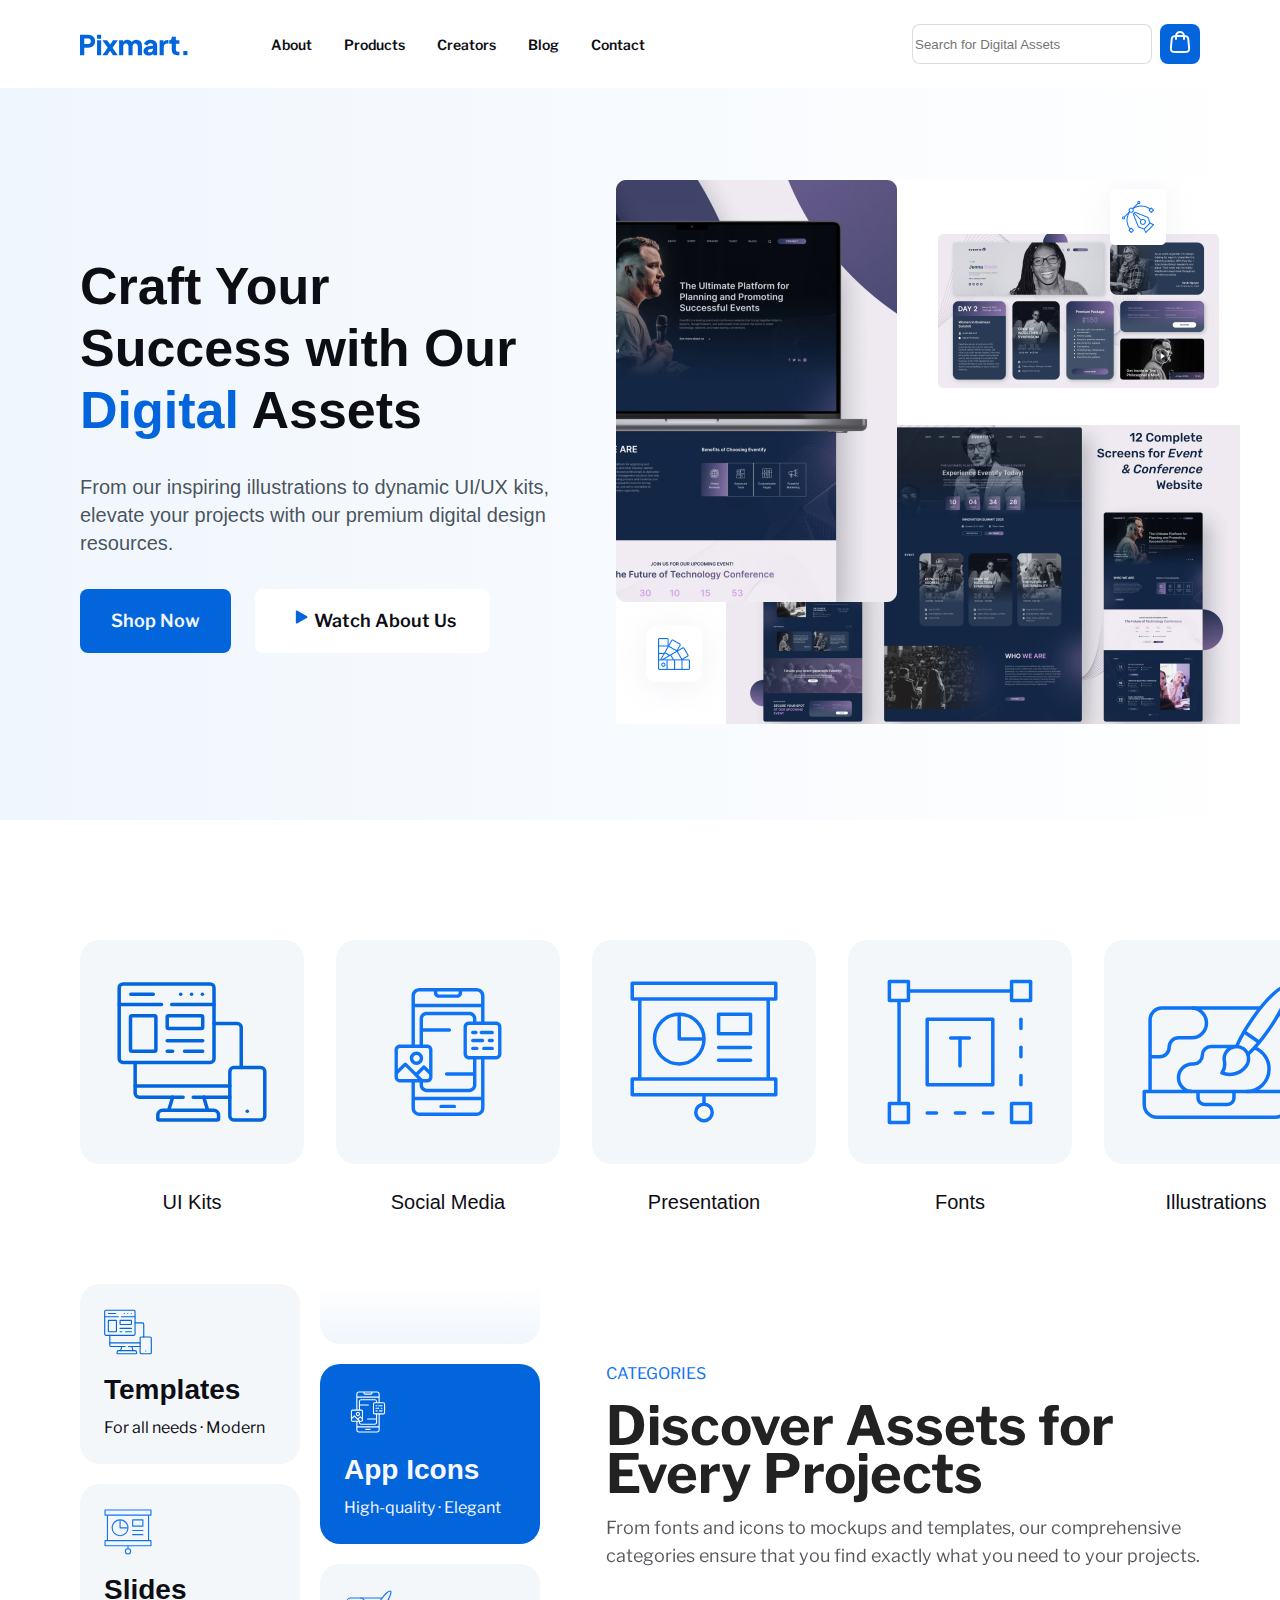
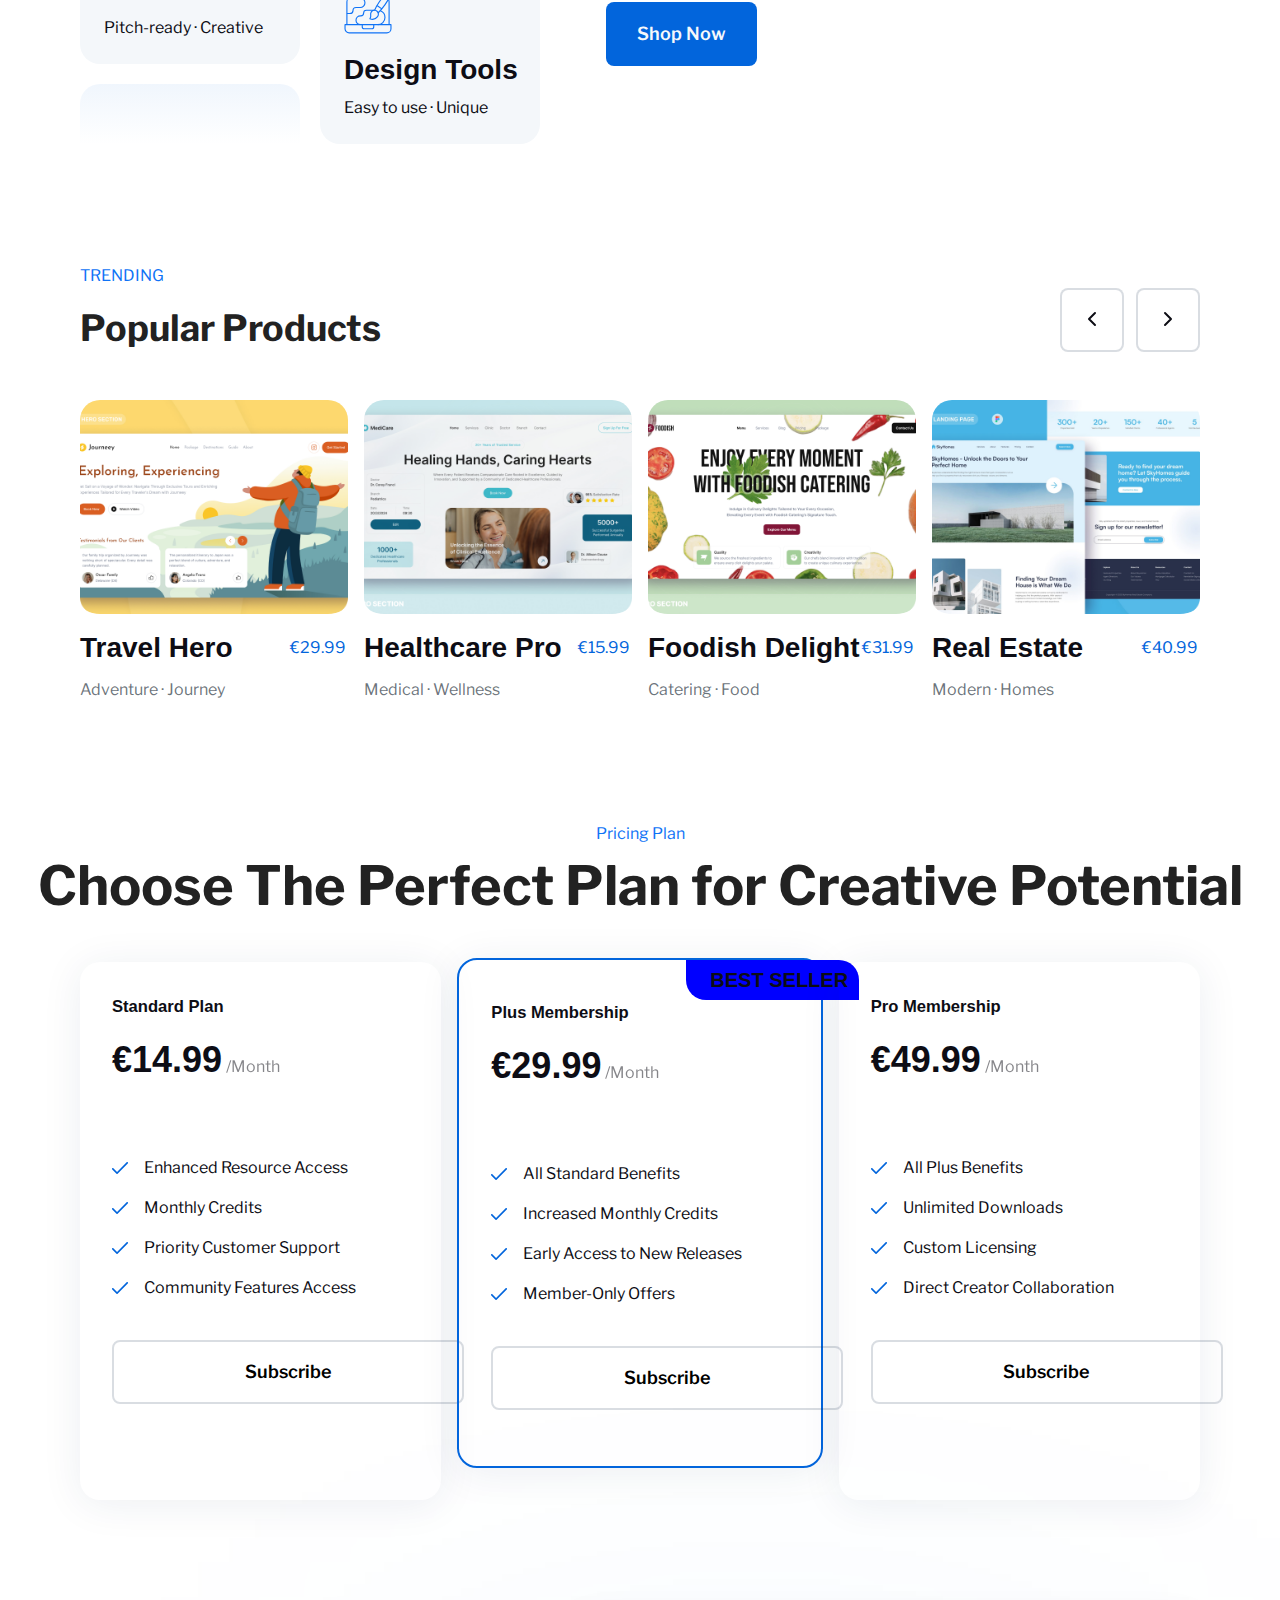
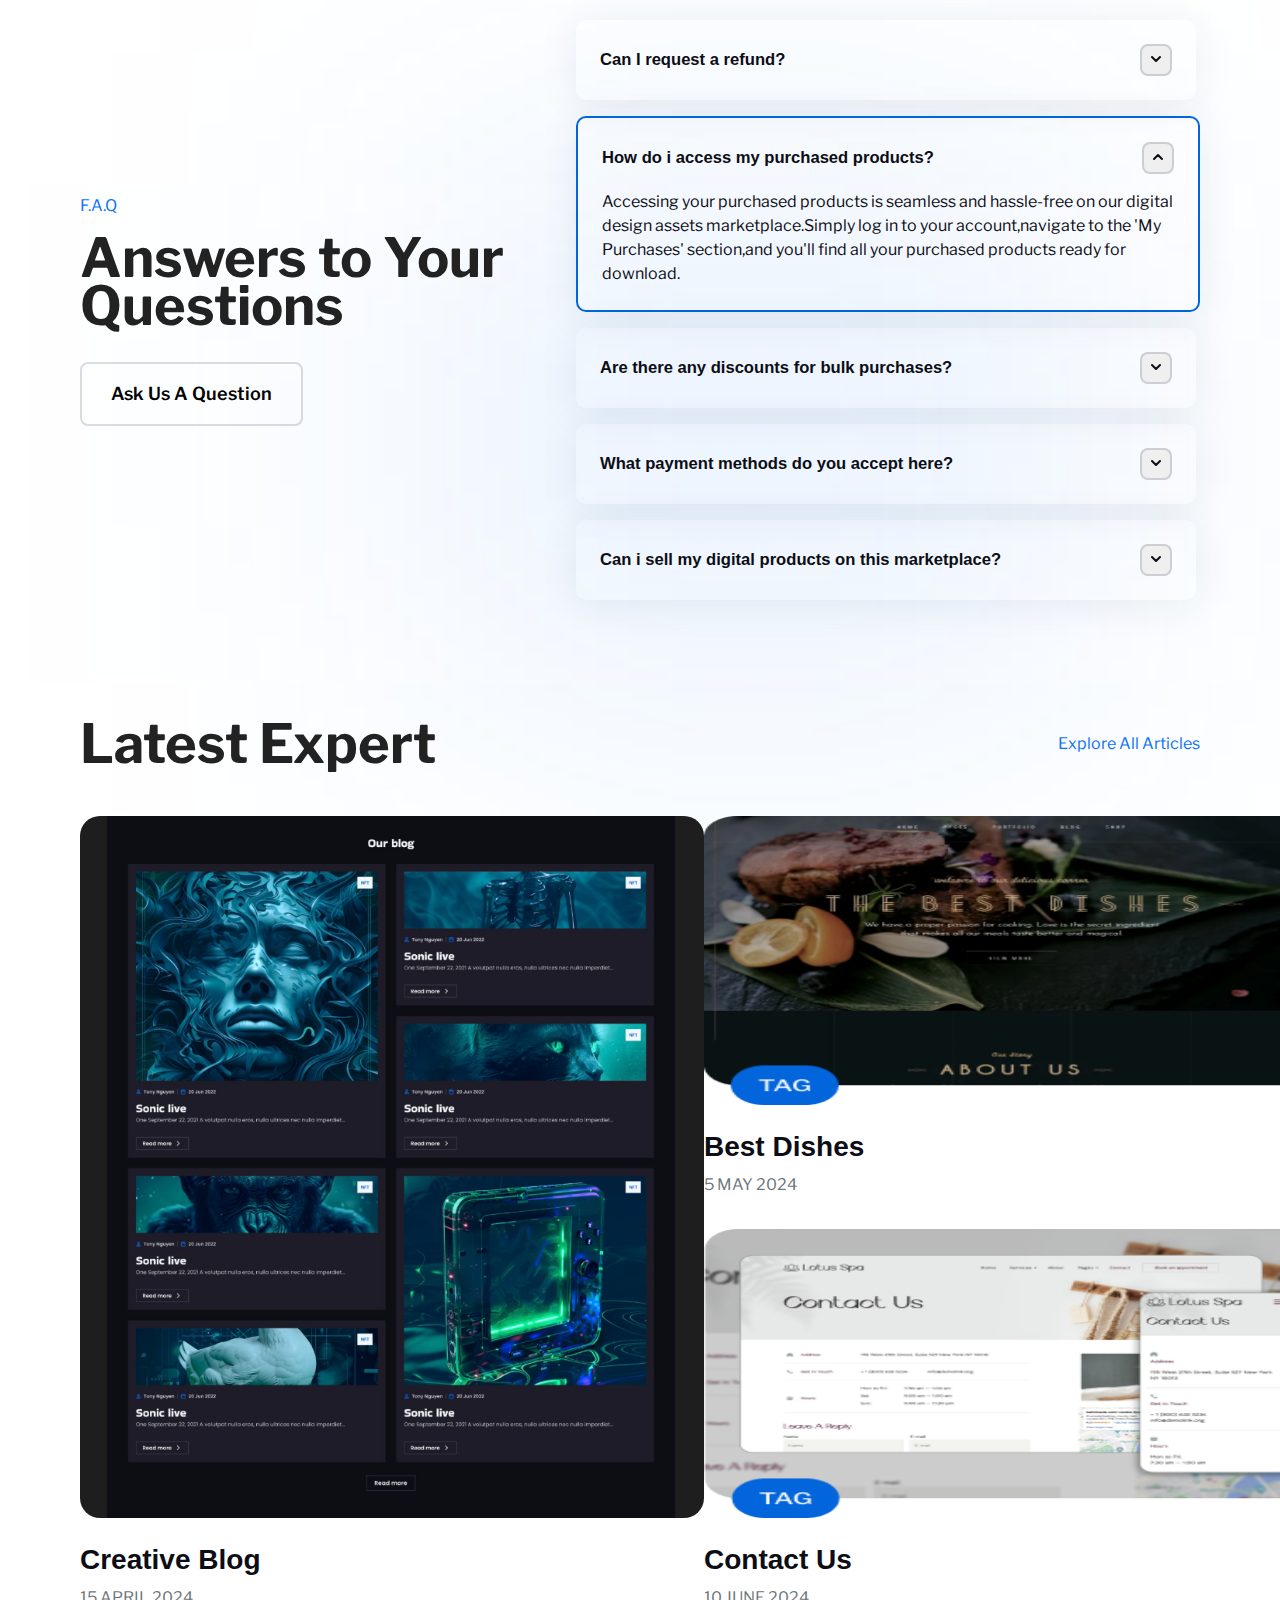
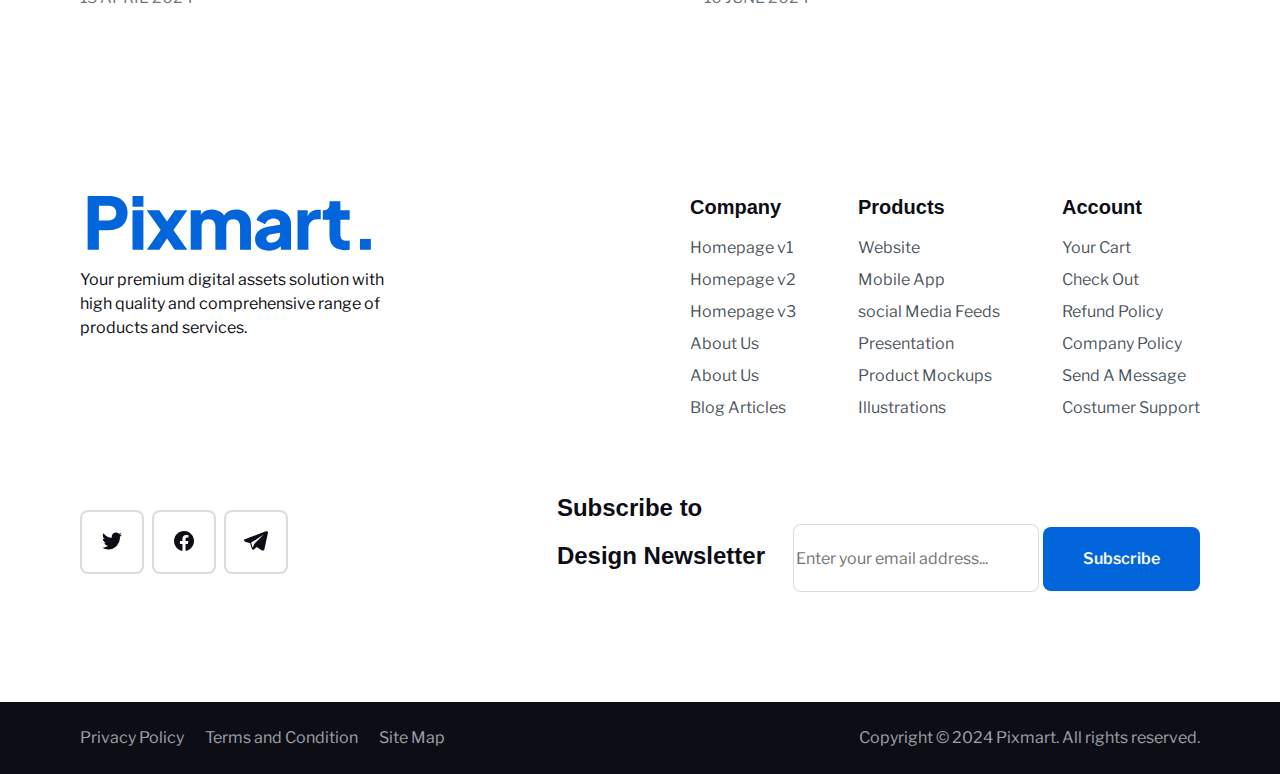
<file: index.html>
<!DOCTYPE html>
<html lang="en">
  <head>
    <meta charset="UTF-8" />
    <meta http-equiv="X-UA-Compatible" content="IE=edge" />
    <link rel="stylesheet" href="mystyle.css" />
    <link rel="preconnect" href="https://fonts.googleapis.com" />
    <link rel="preconnect" href="https://fonts.gstatic.com" crossorigin />
    <link href="https://fonts.googleapis.com/css2?family=Libre+Franklin:wght@400;500;600;700&family=Plus+Jakarta+Sans:wght@500;700&display=swap" rel="stylesheet" />
    <meta name="viewport" content="width=device-width, initial-scale=1.0" />
    <title>Pixmart-Homepage</title>
  </head>

  <body>
    <header>
      <nav>
        <div class="nav-menu">
          <div class="header-logo">
            <a href="index.html"><img src="img/icons/pixmart-logo.svg" alt="img" /></a>
          </div>

          <ul class="nav-list">
            <li class="nav-item"><a href="#">About</a></li>
            <li class="nav-item"><a href="catalog.html">Products</a></li>
            <li class="nav-item"><a href="#">Creators</a></li>
            <li class="nav-item"><a href="blog.html">Blog</a></li>
            <li class="nav-item"><a href="contacts.html">Contact</a></li>
          </ul>
        </div>
        <div class="nav-buttons">
          <div class="search-form">
            <form class="search">
              <input type="search" placeholder="Search for Digital Assets" class="search-button" />
            </form>
          </div>

          <div class="shopping-cart">
            <a href="#"><img src="img/icons/buttons-symbols/shopping-bag.svg" alt="img" /></a>
          </div>
        </div>
      </nav>
    </header>

    <main class="home-page">
      <div class="hero-section">
        <div class="hero-contents">
          <div class="hero-title">
            <h1>
              Craft Your <br />
              Success with Our <br />
              <span> Digital </span>Assets
            </h1>
          </div>

          <div class="hero-description">
            <p>
              From our inspiring illustrations to dynamic UI/UX kits,<br />
              elevate your projects with our premium digital design<br />
              resources.
            </p>
          </div>

          <div class="hero-buttons">
            <button class="button-primary" type="button">Shop Now</button>

            <button class="button-secondary" type="button">
              <img class="arrow" src="img/icons/buttons-symbols/button-arrow-left.svg" alt="img" />
              Watch About Us
            </button>
          </div>
        </div>

        <div class="hero-poster">
          <img class="showcase" src="img/misc/ornaments.jpg" alt="img" />
        </div>
      </div>

      <div class="products-section">
        <div class="product-card">
          <a href="#"><img src="img/icons/ui-kits.svg" alt="img" /></a>
          <div class="product-card-content">
            <p>UI Kits</p>
          </div>
        </div>

        <div class="product-card">
          <a href="#"><img src="img/icons/social-media-blue.svg" alt="img" /></a>
          <div class="product-card-content">
            <p>Social Media</p>
          </div>
        </div>

        <div class="product-card">
          <a href="#"><img src="img/icons/presentation.svg" alt="img" /></a>
          <div class="product-card-content">
            <p>Presentation</p>
          </div>
        </div>

        <div class="product-card">
          <a href="#"><img src="img/icons/fonts.svg" alt="img" /></a>
          <div class="product-card-content">
            <p>Fonts</p>
          </div>
        </div>

        <div class="product-card">
          <a href="#"><img src="img/icons/illustration.svg" alt="img" /></a>
          <div class="product-card-content">
            <p>Illustrations</p>
          </div>
        </div>
      </div>

      <div class="categories-section">
        <div class="category-items">
          <div class="categories-left">
            <div class="category-card">
              <img src="img/icons/ui-kits.svg" alt="img" />
              <div class="category-card-content">
                <h3 class="tools-name">Templates</h3>
                <p class="tools-info">For all needs · Modern</p>
              </div>
            </div>

            <div class="category-card">
              <img src="img/icons/presentation.svg" alt="img" />
              <div class="category-card-content">
                <h3 class="tools-name">Slides</h3>
                <p class="tools-info">Pitch-ready · Creative</p>
              </div>
            </div>

            <div class="rectangle-bottom"></div>
          </div>

          <div class="categories-right">
            <div class="rectangle-top"></div>

            <div id="blue-cate-card" class="category-card">
              <img src="img/icons/social-media.svg" alt="img" />
              <div class="category-card-content">
                <h3 class="tools-name">App Icons</h3>
                <p class="tools-info">High-quality · Elegant</p>
              </div>
            </div>

            <div class="category-card">
              <img src="img/icons/illustration.svg" alt="img" />
              <div class="category-card-content">
                <h3 class="tools-name">Design Tools</h3>
                <p class="tools-info">Easy to use · Unique</p>
              </div>
            </div>
          </div>
        </div>

        <div class="category-header">
          <div class="section-type-title">
            <p>CATEGORIES</p>
          </div>

          <div class="section-title">
            <h2>
              Discover Assets for<br />
              Every Projects
            </h2>
          </div>

          <div class="categories-description">
            <p>
              From fonts and icons to mockups and templates, our comprehensive<br />
              categories ensure that you find exactly what you need to your projects.
            </p>
          </div>

          <button class="button-primary" type="button">Shop Now</button>
        </div>
      </div>

      <div class="trending-section">
        <div class="trending-section-nav">
          <div class="trending-header">
            <div class="section-type-title">
              <p>TRENDING</p>
            </div>

            <div class="section-title">Popular Products</div>
          </div>

          <div class="trending-buttons">
            <button class="scroll-left-button" type="button">
              <img src="img/icons/buttons-symbols/chevron-left.svg" alt="img" />
            </button>

            <button class="scroll-right-button" type="button">
              <img src="img/icons/buttons-symbols/button-arrow-right.svg" alt="img" />
            </button>
          </div>
        </div>

        <div class="popular-products">
          <div class="popular-product-card">
            <img src="img/products/exploring-sun.png" alt="img" />

            <div class="product-name-and-price">
              <h3 class="product-name">Travel Hero</h3>
              <p class="product-price">€29.99</p>
            </div>

            <div class="product-description">
              <p>Adventure · Journey</p>
            </div>
            <button class="go-to-product-btn">Go to product</button>
          </div>

          <div class="popular-product-card">
            <img src="img/products/caring-hearts.png" alt="img" />

            <div class="product-name-and-price">
              <h3 class="product-name">Healthcare Pro</h3>
              <p class="product-price">€15.99</p>
            </div>

            <div class="product-description">
              <p>Medical · Wellness</p>
            </div>
            <button class="go-to-product-btn">Go to product</button>
          </div>

          <div class="popular-product-card">
            <img src="img/products/foodish-catering.png" alt="img" />

            <div class="product-name-and-price">
              <h3 class="product-name">Foodish Delight</h3>
              <p class="product-price">€31.99</p>
            </div>

            <div class="product-description">
              <p>Catering · Food</p>
            </div>
            <button class="go-to-product-btn">Go to product</button>
          </div>

          <div class="popular-product-card">
            <img src="img/products/dream-homes.png" alt="img" />

            <div class="product-name-and-price">
              <h3 class="product-name">Real Estate</h3>
              <p class="product-price">€40.99</p>
            </div>

            <div class="product-description">
              <p>Modern · Homes</p>
            </div>
            <button class="go-to-product-btn">Go to product</button>
          </div>
        </div>
      </div>

      <div class="pricing-section">
        <div class="pricing-header">
          <div class="section-type-title">
            <p>Pricing Plan</p>
          </div>

          <div class="section-title">
            <h2>Choose The Perfect Plan for Creative Potential</h2>
          </div>
        </div>

        <div class="subscription-plans">
          <div class="membership">
            <div class="membership-header">
              <div class="membership-name">
                <h5>Standard Plan</h5>
              </div>

              <div class="price-per-month">
                <h2 class="price">€14.99</h2>
                <p class="month">/Month</p>
              </div>
            </div>

            <div class="membership-content">
              <div class="benefit">
                <img src="img/icons/buttons-symbols/checkmark.svg" alt="img" />
                <p>Enhanced Resource Access</p>
              </div>

              <div class="benefit">
                <img src="img/icons/buttons-symbols/checkmark.svg" alt="img" />
                <p>Monthly Credits</p>
              </div>

              <div class="benefit">
                <img src="img/icons/buttons-symbols/checkmark.svg" alt="img" />
                <p>Priority Customer Support</p>
              </div>

              <div class="benefit">
                <img src="img/icons/buttons-symbols/checkmark.svg" alt="img" />
                <p>Community Features Access</p>
              </div>
            </div>

            <button class="membership-sub-button">Subscribe</button>
          </div>

          <div id="best-seller-membership" class="membership">
            <div class="membership-header">
              <div class="membership-name">
                <div class="sticker">
                  <h5>BEST SELLER</h5>
                </div>
                <h5>Plus Membership</h5>
              </div>

              <div class="price-per-month">
                <h2 class="price">€29.99</h2>
                <p class="month">/Month</p>
              </div>
            </div>

            <div class="membership-content">
              <div class="benefit">
                <img src="img/icons/buttons-symbols/checkmark.svg" alt="img" />
                <p>All Standard Benefits</p>
              </div>

              <div class="benefit">
                <img src="img/icons/buttons-symbols/checkmark.svg" alt="img" />
                <p>Increased Monthly Credits</p>
              </div>

              <div class="benefit">
                <img src="img/icons/buttons-symbols/checkmark.svg" alt="img" />
                <p>Early Access to New Releases</p>
              </div>

              <div class="benefit">
                <img src="img/icons/buttons-symbols/checkmark.svg" alt="img" />
                <p>Member-Only Offers</p>
              </div>
            </div>

            <button class="membership-sub-button">Subscribe</button>
          </div>

          <div class="membership">
            <div class="membership-header">
              <div class="membership-name">
                <h5>Pro Membership</h5>
              </div>

              <div class="price-per-month">
                <h2 class="price">€49.99</h2>
                <p class="month">/Month</p>
              </div>
            </div>

            <div class="membership-content">
              <div class="benefit">
                <img src="img/icons/buttons-symbols/checkmark.svg" alt="img" />
                <p>All Plus Benefits</p>
              </div>

              <div class="benefit">
                <img src="img/icons/buttons-symbols/checkmark.svg" alt="img" />
                <p>Unlimited Downloads</p>
              </div>

              <div class="benefit">
                <img src="img/icons/buttons-symbols/checkmark.svg" alt="img" />
                <p>Custom Licensing</p>
              </div>

              <div class="benefit">
                <img src="img/icons/buttons-symbols/checkmark.svg" alt="img" />
                <p>Direct Creator Collaboration</p>
              </div>
            </div>

            <button class="membership-sub-button">Subscribe</button>
          </div>
        </div>
      </div>

      <div class="faq-section">
        <div class="faq-header">
          <div class="section-type-title">
            <p>F.A.Q</p>
          </div>

          <div class="section-title">
            <h2>Answers to Your Questions</h2>
          </div>

          <button class="ask-question" type="button">Ask Us A Question</button>
        </div>

        <div class="common-questions">
          <div class="faq-card">
            <div class="faq-card-header">
              <div class="question">
                <h5>Can I request a refund?</h5>
              </div>
              <button type="button" class="expand-collaps">
                <img src="img/icons/buttons-symbols/chevron-down.svg" alt="img" />
              </button>
            </div>
          </div>

          <div id="selected-faq" class="faq-card">
            <div class="faq-card-header">
              <div class="question">
                <h5>How do i access my purchased products?</h5>
              </div>
              <button type="button" class="expand-collaps">
                <img src="img/icons/buttons-symbols/chevron-up.svg" alt="img" />
              </button>
            </div>

            <div class="faqs-answer">Accessing your purchased products is seamless and hassle-free on our digital design assets marketplace.Simply log in to your account,navigate to the 'My Purchases' section,and you'll find all your purchased products ready for download.</div>
          </div>

          <div class="faq-card">
            <div class="faq-card-header">
              <div class="question">
                <h5>Are there any discounts for bulk purchases?</h5>
              </div>
              <button type="button" class="expand-collaps">
                <img src="img/icons/buttons-symbols/chevron-down.svg" alt="img" />
              </button>
            </div>
          </div>

          <div class="faq-card">
            <div class="faq-card-header">
              <div class="question">
                <h5>What payment methods do you accept here?</h5>
              </div>
              <button type="button" class="expand-collaps">
                <img src="img/icons/buttons-symbols/chevron-down.svg" alt="img" />
              </button>
            </div>
          </div>

          <div class="faq-card">
            <div class="faq-card-header">
              <div class="question">
                <h5>Can i sell my digital products on this marketplace?</h5>
              </div>
              <button type="button" class="expand-collaps">
                <img src="img/icons/buttons-symbols/chevron-down.svg" alt="img" />
              </button>
            </div>
          </div>
        </div>
      </div>

      <div class="blog-section">
        <div class="blog-header">
          <div class="section-title">
            <h2>Latest Expert</h2>
          </div>

          <div class="section-type-title">
            <a href="#">Explore All Articles</a>
          </div>
        </div>

        <div class="blog-posts">
          <div class="big-post">
            <div class="blog-card">
              <img src="img/articles/binabox.png" alt="img" />
              <div class="blog-card-content">
                <a href="#">Creative Blog</a>
                <p>15 APRIL 2024</p>
              </div>
            </div>
          </div>

          <div class="small-post">
            <div class="blog-card">
              <img src="img/articles/best-dishes.png" alt="img" />
              <div class="blog-card-content">
                <a href="#">Best Dishes</a>
                <p>5 MAY 2024</p>
              </div>
            </div>

            <div class="blog-card">
              <img src="img/articles/lotus-spa.png" alt="img" />
              <div class="blog-card-content">
                <a href="#">Contact Us</a>
                <p>10 JUNE 2024</p>
              </div>
            </div>
          </div>
        </div>
      </div>
    </main>

    <footer>
      <div class="top-footer-section">
        <div class="footer-logo-and-text">
          <img class="footer-logo" src="img/icons/pixmart-logo.svg" alt="img" />
          <p class="logo-text">
            Your premium digital assets solution with<br />
            high quality and comprehensive range of<br />
            products and services.
          </p>
        </div>

        <div class="footer-nav">
          <div class="footer-nav-menu">
            <p class="menu">Company</p>

            <div class="menu-contents">
              <ul>
                <li><a href="#">Homepage v1</a></li>
                <li><a href="#">Homepage v2</a></li>
                <li><a href="#">Homepage v3</a></li>
                <li><a href="#">About Us</a></li>
                <li><a href="#">About Us</a></li>
                <li><a href="#">Blog Articles</a></li>
              </ul>
            </div>
          </div>

          <div class="footer-nav-menu">
            <p class="menu">Products</p>

            <div class="menu-contents">
              <ul>
                <li><a href="#">Website</a></li>
                <li><a href="#">Mobile App</a></li>
                <li><a href="#">social Media Feeds</a></li>
                <li><a href="#">Presentation</a></li>
                <li><a href="#">Product Mockups</a></li>
                <li><a href="#">Illustrations</a></li>
              </ul>
            </div>
          </div>

          <div class="footer-nav-menu">
            <p class="menu">Account</p>

            <div class="menu-contents">
              <ul>
                <li><a href="#">Your Cart</a></li>
                <li><a href="#">Check Out</a></li>
                <li><a href="#">Refund Policy</a></li>
                <li><a href="#">Company Policy</a></li>
                <li><a href="#">Send A Message</a></li>
                <li><a href="#">Costumer Support</a></li>
              </ul>
            </div>
          </div>
        </div>
      </div>

      <div class="center-footer-section">
        <div class="social-buttons">
          <button type="button" class="socials">
            <img class="social-media" src="img/icons/socials/twitter.svg" alt="img" />
          </button>

          <button type="button" class="socials">
            <img class="social-media" src="img/icons/socials/facebook.svg" alt="img" />
          </button>

          <button type="button" class="socials">
            <img class="social-media" src="img/icons/socials/telegram.svg" alt="img" />
          </button>
        </div>

        <div class="newsletter">
          <form action="submit" method="post">
            <label for="email"
              >Subscribe to <br />
              Design Newsletter</label
            >
            <input type="email" id="email" name="email" placeholder="Enter your email address..." required />
            <button class="email-sub" type="submit">Subscribe</button>
          </form>
        </div>
      </div>

      <div class="bottom-footer-section">
        <div class="misc">
          <a href="#">Privacy Policy</a>
          <a href="#">Terms and Condition</a>
          <a href="#">Site Map</a>
        </div>

        <div class="copyright">
          <p>Copyright © 2024 Pixmart. All rights reserved.</p>
        </div>
      </div>
    </footer>
  </body>
</html>
</file>
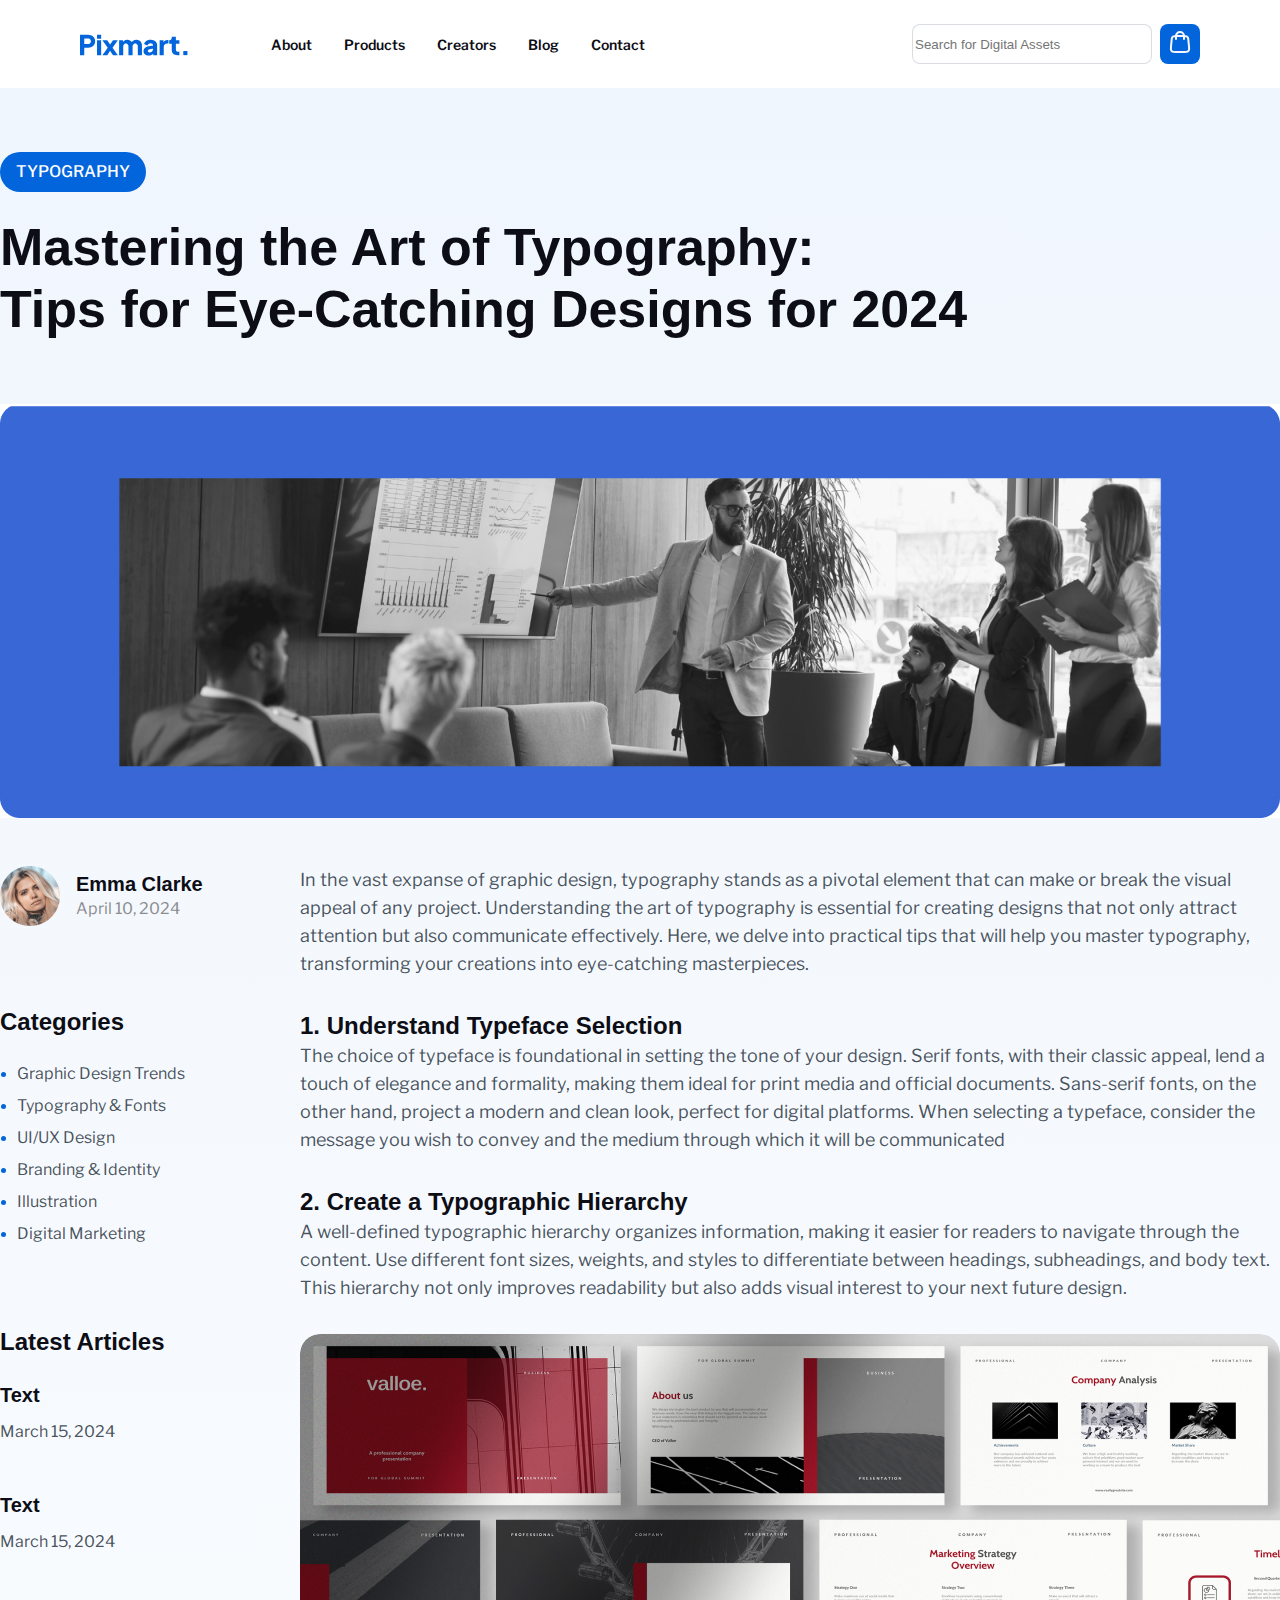
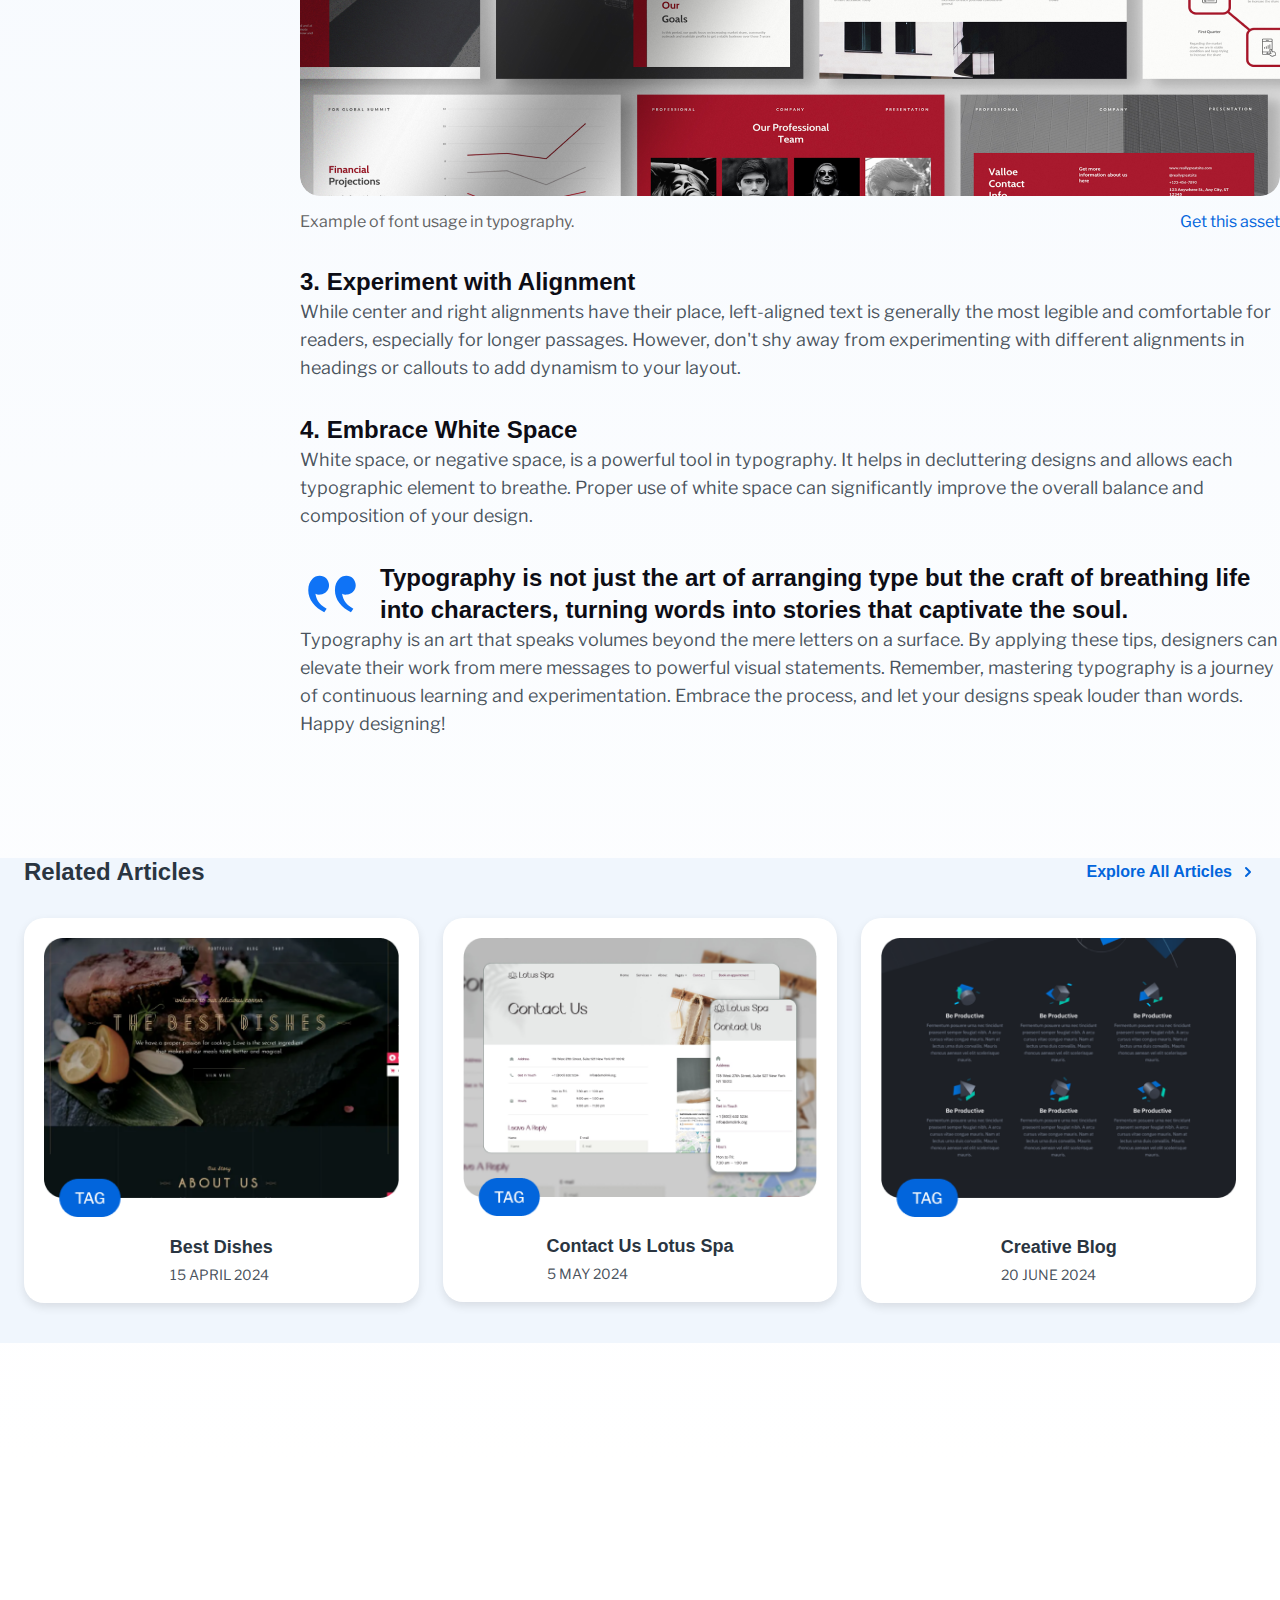
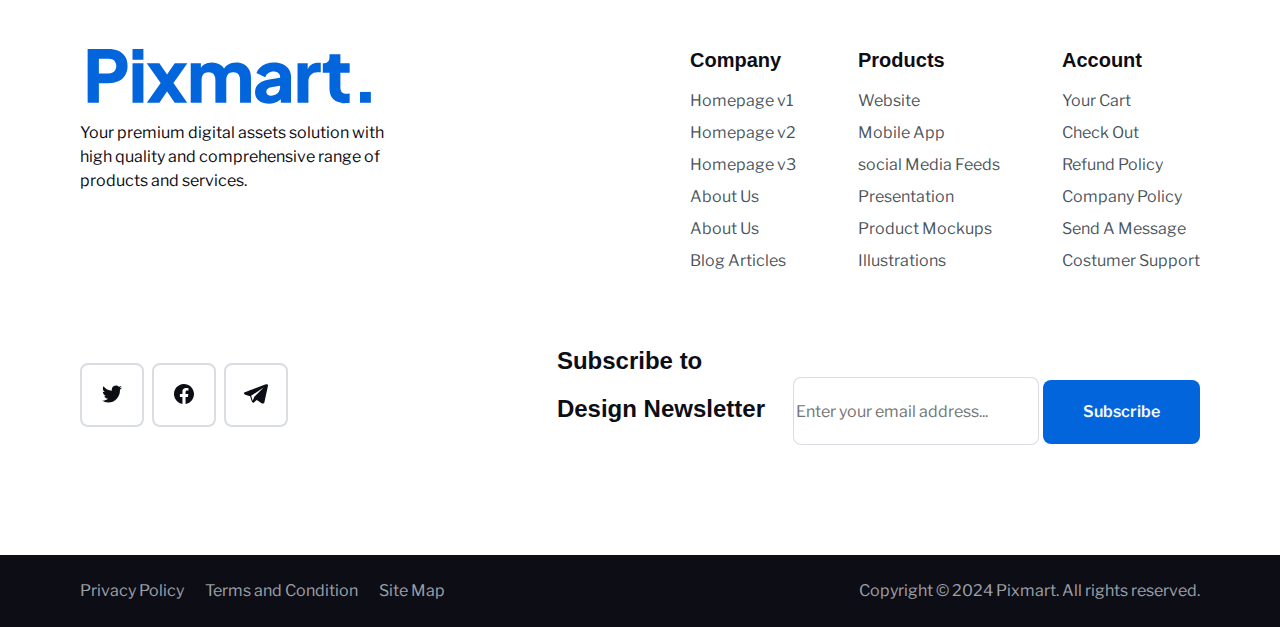
<file: blog.html>
<!DOCTYPE html>
<html lang="en">
  <head>
    <meta charset="UTF-8" />
    <meta http-equiv="X-UA-Compatible" content="IE=edge" />
    <link rel="stylesheet" href="mystyle.css" />
    <link rel="preconnect" href="https://fonts.googleapis.com" />
    <link rel="preconnect" href="https://fonts.gstatic.com" crossorigin />
    <link href="https://fonts.googleapis.com/css2?family=Libre+Franklin:wght@400;500;600;700&family=Plus+Jakarta+Sans:wght@500;700&display=swap" rel="stylesheet" />
    <meta name="viewport" content="width=device-width, initial-scale=1.0" />
    <title>Pixmart</title>
  </head>

  <body>
    <header>
      <nav>
        <div class="nav-menu">
          <div class="header-logo">
            <a href="index.html"><img src="img/icons/pixmart-logo.svg" alt="img" /></a>
          </div>

          <ul class="nav-list">
            <li class="nav-item"><a href="#">About</a></li>
            <li class="nav-item"><a href="catalog.html">Products</a></li>
            <li class="nav-item"><a href="#">Creators</a></li>
            <li class="nav-item"><a href="blog.html">Blog</a></li>
            <li class="nav-item"><a href="contacts.html">Contact</a></li>
          </ul>
        </div>
        <div class="nav-buttons">
          <div class="search-form">
            <form class="search">
              <input type="search" placeholder="Search for Digital Assets" class="search-button" />
            </form>
          </div>

          <div class="shopping-cart">
            <a href="#"><img src="img/icons/buttons-symbols/shopping-bag.svg" alt="img" /></a>
          </div>
        </div>
      </nav>
    </header>

    <main class="blog-page">
      <div class="blog-page-wrapper">
        <div class="blog-intro">
          <div class="typo-sticker">
            <p>TYPOGRAPHY</p>
          </div>

          <h1 class="blog-title">
            Mastering the Art of Typography:<br />
            Tips for Eye-Catching Designs for 2024
          </h1>

          <div class="blog-title-image">
            <img src="img/misc/black-and-white-office.jpg" alt="img" />
          </div>
        </div>

        <div class="blog-article">
          <aside class="blogpage-aside">
            <div class="author">
              <img src="img/people/emma-clarke.png" alt="img" />
              <div class="author-datails">
                <h5 class="author-name">Emma Clarke</h5>
                <p class="author-date">April 10, 2024</p>
              </div>
            </div>

            <div class="blog-categories">
              <h4>Categories</h4>
              <ul class="blog-categories-list">
                <li><a href="#">Graphic Design Trends</a></li>
                <li><a href="#">Typography & Fonts</a></li>
                <li><a href="#">UI/UX Design</a></li>
                <li><a href="#">Branding & Identity</a></li>
                <li><a href="#">Illustration</a></li>
                <li><a href="#">Digital Marketing</a></li>
              </ul>
            </div>

            <div class="latest-articles">
              <h4>Latest Articles</h4>

              <div class="latest-article">
                <h5 class="article-name">Text</h5>
                <p class="article-date">March 15, 2024</p>
              </div>

              <div class="latest-article">
                <h5 class="article-name">Text</h5>
                <p class="article-date">March 15, 2024</p>
              </div>
            </div>
          </aside>

          <div class="main-article">
            <p class="article-content">
              In the vast expanse of graphic design, typography stands as a pivotal element that can make or break the visual<br />
              appeal of any project. Understanding the art of typography is essential for creating designs that not only attract<br />
              attention but also communicate effectively. Here, we delve into practical tips that will help you master typography,<br />
              transforming your creations into eye-catching masterpieces.
            </p>

            <div class="article-paragraph">
              <h4 class="article-point">1. Understand Typeface Selection</h4>
              <p class="article-content">
                The choice of typeface is foundational in setting the tone of your design. Serif fonts, with their classic appeal, lend a<br />
                touch of elegance and formality, making them ideal for print media and official documents. Sans-serif fonts, on the<br />
                other hand, project a modern and clean look, perfect for digital platforms. When selecting a typeface, consider the<br />
                message you wish to convey and the medium through which it will be communicated
              </p>
            </div>

            <div class="article-paragraph">
              <h4 class="article-point">2. Create a Typographic Hierarchy</h4>
              <p class="article-content">
                A well-defined typographic hierarchy organizes information, making it easier for readers to navigate through the<br />
                content. Use different font sizes, weights, and styles to differentiate between headings, subheadings, and body text.<br />
                This hierarchy not only improves readability but also adds visual interest to your next future design.
              </p>
            </div>

            <div class="article-example">
              <img class="example" src="img/articles/example.png" alt="img" />
              <div class="usage-typography">
                <p>Example of font usage in typography.</p>
                <a class="get-this-asset" href="#">Get this asset</a>
              </div>
            </div>

            <div class="article-paragraph">
              <h4 class="article-point">3. Experiment with Alignment</h4>
              <p class="article-content">
                While center and right alignments have their place, left-aligned text is generally the most legible and comfortable for<br />
                readers, especially for longer passages. However, don't shy away from experimenting with different alignments in<br />
                headings or callouts to add dynamism to your layout.
              </p>
            </div>

            <div class="article-paragraph">
              <h4 class="article-point">4. Embrace White Space</h4>
              <p class="article-content">
                White space, or negative space, is a powerful tool in typography. It helps in decluttering designs and allows each<br />
                typographic element to breathe. Proper use of white space can significantly improve the overall balance and<br />
                composition of your design.
              </p>
            </div>

            <div class="article-paragraph">
              <div class="last-article">
                <img class="double-quote" src="img/icons/buttons-symbols/double-quote.svg" alt="img" />
                <h4 class="article-point">
                  Typography is not just the art of arranging type but the craft of breathing life<br />
                  into characters, turning words into stories that captivate the soul.
                </h4>
              </div>
              <p class="article-content">
                Typography is an art that speaks volumes beyond the mere letters on a surface. By applying these tips, designers can<br />
                elevate their work from mere messages to powerful visual statements. Remember, mastering typography is a journey<br />
                of continuous learning and experimentation. Embrace the process, and let your designs speak louder than words.<br />
                Happy designing!
              </p>
            </div>
          </div>
        </div>

        <div class="related-articles-background">
          <div class="related-articles">
            <div class="related-header">
              <h2>Related Articles</h2>
              <div class="explore-all-articles">
                <a href="#">Explore All Articles</a>
                <img src="img/icons/buttons-symbols/chevron-right.svg" alt="img" />
              </div>
            </div>

            <div class="article-cards">
              <div class="article-card">
                <a href="#" class="article-link">
                  <img src="img/articles/best-dishes.png" alt="img" />
                </a>
                <div class="article-card-content">
                  <h5>Best Dishes</h5>
                  <p>15 APRIL 2024</p>
                </div>
              </div>

              <div class="article-card">
                <a href="#" class="article-link">
                  <img src="img/articles/lotus-spa.png" alt="img" />
                </a>
                <div class="article-card-content">
                  <h5>Contact Us Lotus Spa</h5>
                  <p>5 MAY 2024</p>
                </div>
              </div>

              <div class="article-card">
                <a href="#" class="article-link">
                  <img src="img/articles/creative-blog.png" alt="img" />
                </a>
                <div class="article-card-content">
                  <h5>Creative Blog</h5>
                  <p>20 JUNE 2024</p>
                </div>
              </div>
            </div>
          </div>
        </div>
      </div>
    </main>

    <footer>
      <div class="top-footer-section">
        <div class="footer-logo-and-text">
          <img class="footer-logo" src="img/icons/pixmart-logo.svg" alt="img" />
          <p class="logo-text">
            Your premium digital assets solution with<br />
            high quality and comprehensive range of<br />
            products and services.
          </p>
        </div>

        <div class="footer-nav">
          <div class="footer-nav-menu">
            <p class="menu">Company</p>

            <div class="menu-contents">
              <ul>
                <li><a href="#">Homepage v1</a></li>
                <li><a href="#">Homepage v2</a></li>
                <li><a href="#">Homepage v3</a></li>
                <li><a href="#">About Us</a></li>
                <li><a href="#">About Us</a></li>
                <li><a href="#">Blog Articles</a></li>
              </ul>
            </div>
          </div>

          <div class="footer-nav-menu">
            <p class="menu">Products</p>

            <div class="menu-contents">
              <ul>
                <li><a href="#">Website</a></li>
                <li><a href="#">Mobile App</a></li>
                <li><a href="#">social Media Feeds</a></li>
                <li><a href="#">Presentation</a></li>
                <li><a href="#">Product Mockups</a></li>
                <li><a href="#">Illustrations</a></li>
              </ul>
            </div>
          </div>

          <div class="footer-nav-menu">
            <p class="menu">Account</p>

            <div class="menu-contents">
              <ul>
                <li><a href="#">Your Cart</a></li>
                <li><a href="#">Check Out</a></li>
                <li><a href="#">Refund Policy</a></li>
                <li><a href="#">Company Policy</a></li>
                <li><a href="#">Send A Message</a></li>
                <li><a href="#">Costumer Support</a></li>
              </ul>
            </div>
          </div>
        </div>
      </div>

      <div class="center-footer-section">
        <div class="social-buttons">
          <button type="button" class="socials">
            <img class="social-media" src="img/icons/socials/twitter.svg" alt="img" />
          </button>

          <button type="button" class="socials">
            <img class="social-media" src="img/icons/socials/facebook.svg" alt="img" />
          </button>

          <button type="button" class="socials">
            <img class="social-media" src="img/icons/socials/telegram.svg" alt="img" />
          </button>
        </div>

        <div class="newsletter">
          <form action="submit" method="post">
            <label for="email"
              >Subscribe to <br />
              Design Newsletter</label
            >
            <input type="email" id="email" name="email" placeholder="Enter your email address..." required />
            <button class="email-sub" type="submit">Subscribe</button>
          </form>
        </div>
      </div>

      <div class="bottom-footer-section">
        <div class="misc">
          <a href="#">Privacy Policy</a>
          <a href="#">Terms and Condition</a>
          <a href="#">Site Map</a>
        </div>

        <div class="copyright">
          <p>Copyright © 2024 Pixmart. All rights reserved.</p>
        </div>
      </div>
    </footer>
  </body>
</html>
</file>
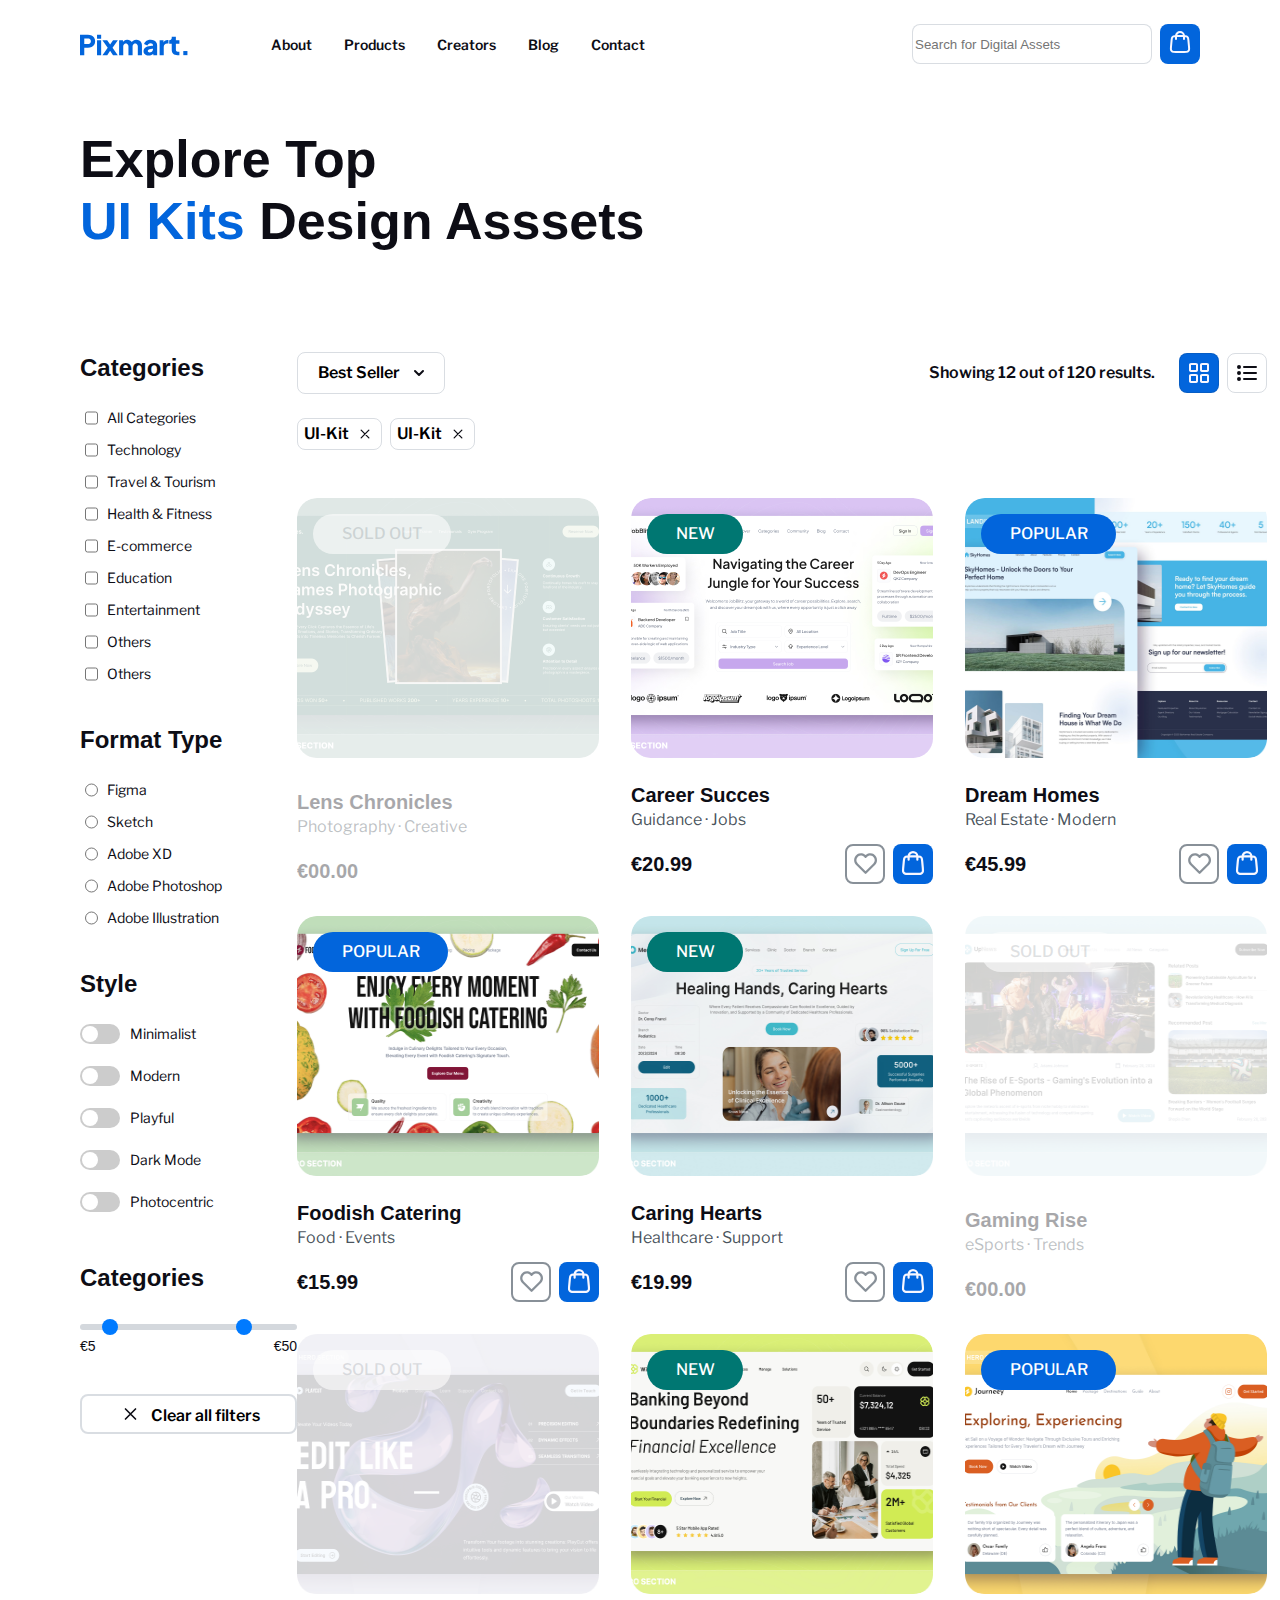
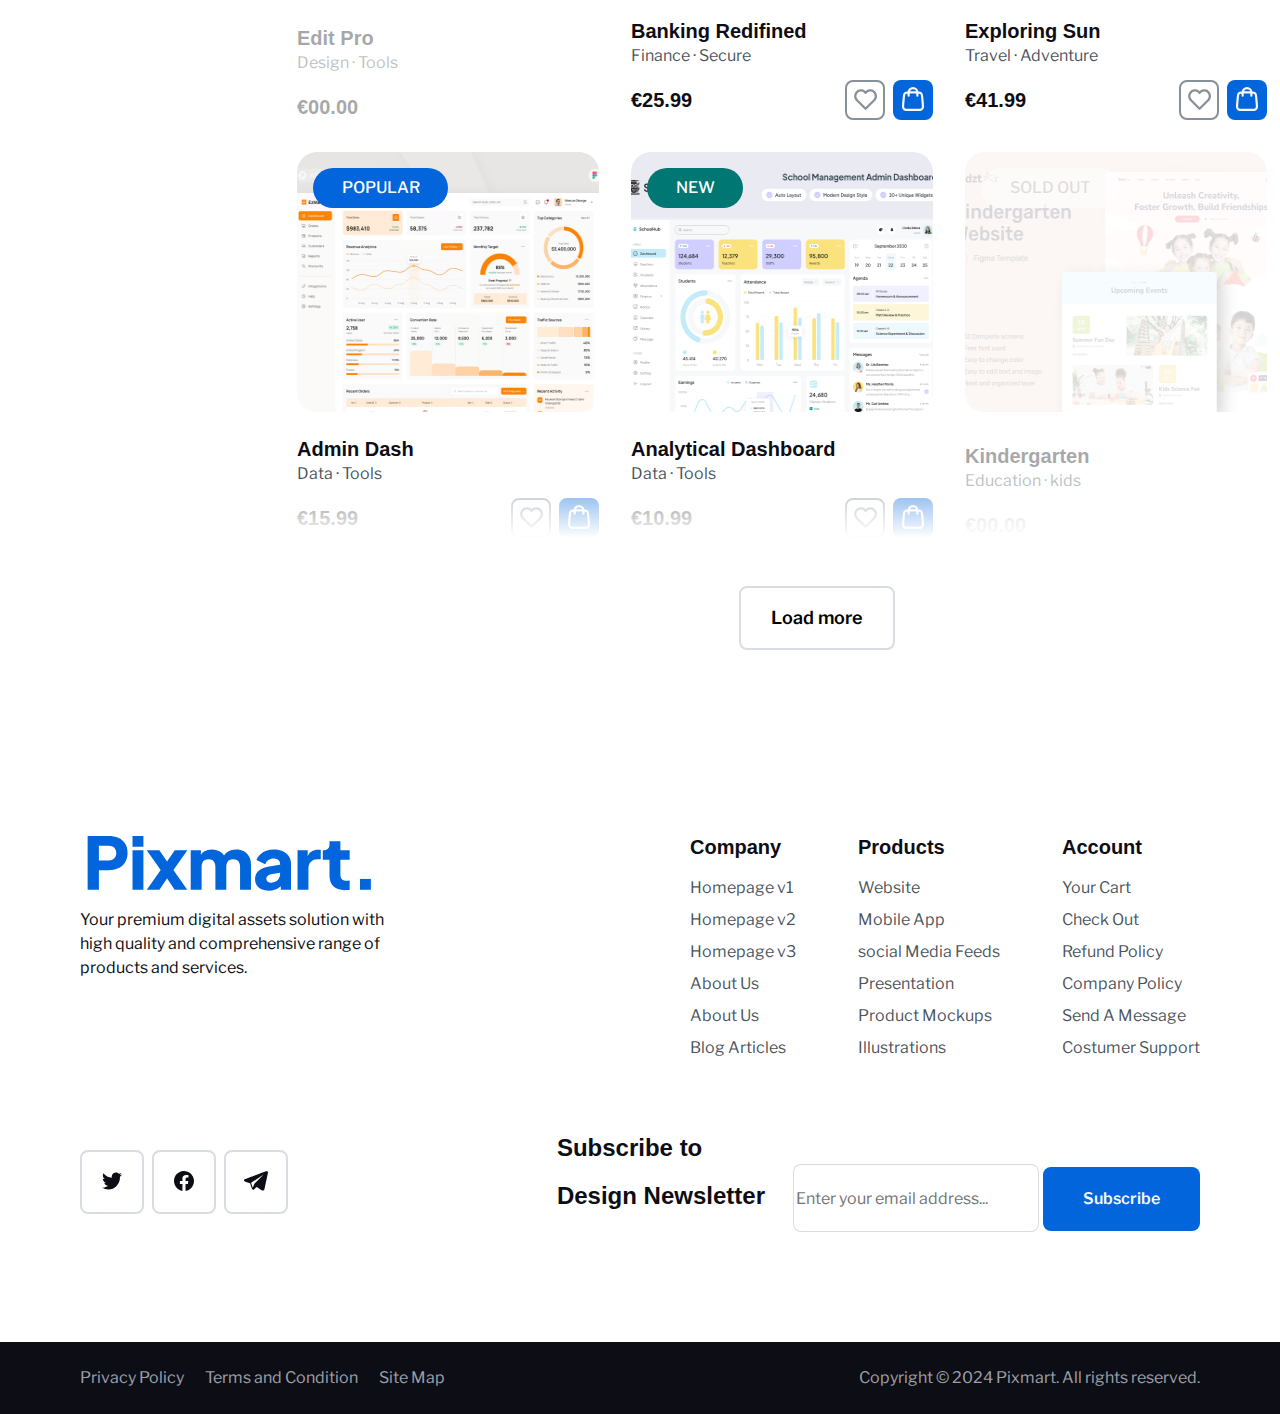
<file: catalog.html>
<!DOCTYPE html>
<html lang="en">
  <head>
    <meta charset="UTF-8" />
    <meta http-equiv="X-UA-Compatible" content="IE=edge" />
    <link rel="stylesheet" href="mystyle.css" />
    <link rel="preconnect" href="https://fonts.googleapis.com" />
    <link rel="preconnect" href="https://fonts.gstatic.com" crossorigin />
    <link href="https://fonts.googleapis.com/css2?family=Libre+Franklin:wght@400;500;600;700&family=Plus+Jakarta+Sans:wght@500;700&display=swap" rel="stylesheet" />
    <meta name="viewport" content="width=device-width, initial-scale=1.0" />
    <title>Pixmart-Catalog</title>
  </head>

  <body>
    <header>
      <nav>
        <div class="nav-menu">
          <div class="header-logo">
            <a href="index.html"><img src="img/icons/pixmart-logo.svg" alt="img" /></a>
          </div>

          <ul class="nav-list">
            <li class="nav-item"><a href="#">About</a></li>
            <li class="nav-item"><a href="catalog.html">Products</a></li>
            <li class="nav-item"><a href="#">Creators</a></li>
            <li class="nav-item"><a href="blog.html">Blog</a></li>
            <li class="nav-item"><a href="contacts.html">Contact</a></li>
          </ul>
        </div>
        <div class="nav-buttons">
          <div class="search-form">
            <form class="search">
              <input type="search" placeholder="Search for Digital Assets" class="search-button" />
            </form>
          </div>

          <div class="shopping-cart">
            <a href="#"><img src="img/icons/buttons-symbols/shopping-bag.svg" alt="img" /></a>
          </div>
        </div>
      </nav>
    </header>

    <div class="catalog-intro">
      <h1>
        Explore Top <br />
        <span>UI Kits</span> Design Asssets
      </h1>
    </div>

    <main class="catalog-page">
      <aside class="side-filter-section">
        <div class="filters-card">
          <h4 class="filter-name">Categories</h4>

          <div class="filter-card-content">
            <ul class="filters-list">
              <li class="filter"><input class="checkbox-filter" type="checkbox" /> <label>All Categories</label></li>
              <li class="filter"><input class="checkbox-filter" type="checkbox" /> <label>Technology</label></li>
              <li class="filter"><input class="checkbox-filter" type="checkbox" /> <label>Travel & Tourism</label></li>
              <li class="filter"><input class="checkbox-filter" type="checkbox" /> <label>Health & Fitness</label></li>
              <li class="filter"><input class="checkbox-filter" type="checkbox" /> <label>E-commerce</label></li>
              <li class="filter"><input class="checkbox-filter" type="checkbox" /> <label>Education</label></li>
              <li class="filter"><input class="checkbox-filter" type="checkbox" /> <label>Entertainment</label></li>
              <li class="filter"><input class="checkbox-filter" type="checkbox" /> <label>Others</label></li>
              <li class="filter"><input class="checkbox-filter" type="checkbox" /> <label>Others</label></li>
            </ul>
          </div>
        </div>

        <div class="filters-card">
          <h4 class="filter-name">Format Type</h4>

          <div class="filter-card-content">
            <ul class="filters-list">
              <li class="filter"><input class="radio-filter" type="radio" id="figma" name="format-type" /> <label>Figma</label></li>
              <li class="filter"><input class="radio-filter" type="radio" id="sketch" name="format-type" /> <label>Sketch</label></li>
              <li class="filter"><input class="radio-filter" type="radio" id="adobe-xd" name="format-type" /> <label>Adobe XD</label></li>
              <li class="filter"><input class="radio-filter" type="radio" id="adobe-photoshop" name="format-type" /> <label>Adobe Photoshop</label></li>
              <li class="filter"><input class="radio-filter" type="radio" id="adobe-illustration" name="format-type" /> <label>Adobe Illustration</label></li>
            </ul>
          </div>
        </div>

        <div class="filters-card">
          <h4 class="filter-name">Style</h4>

          <div class="filter-content">
            <div class="filters-list">
              <div class="filter toggle-switch">
                <div class="toggle-item">
                  <input type="checkbox" id="minimalist" class="toggle-checkbox" />
                  <label for="minimalist" class="toggle-label"></label>
                  <span class="toggle-text">Minimalist</span>
                </div>
              </div>

              <div class="filter toggle-switch">
                <div class="toggle-item">
                  <input type="checkbox" id="modern" class="toggle-checkbox" />
                  <label for="modern" class="toggle-label"></label>
                  <span class="toggle-text">Modern</span>
                </div>
              </div>

              <div class="filter toggle-switch">
                <div class="toggle-item">
                  <input type="checkbox" id="playful" class="toggle-checkbox" />
                  <label for="playful" class="toggle-label"></label>
                  <span class="toggle-text">Playful</span>
                </div>
              </div>

              <div class="filter toggle-switch">
                <div class="toggle-item">
                  <input type="checkbox" id="dark-mode" class="toggle-checkbox" />
                  <label for="dark-mode" class="toggle-label"></label>
                  <span class="toggle-text">Dark Mode</span>
                </div>
              </div>

              <div class="filter toggle-switch">
                <div class="toggle-item">
                  <input type="checkbox" id="photocentric" class="toggle-checkbox" />
                  <label for="photocentric" class="toggle-label"></label>
                  <span class="toggle-text">Photocentric</span>
                </div>
              </div>
            </div>
          </div>
        </div>

        <div class="slider-filter">
          <h4 class="filter-name">Categories</h4>

          <div class="price-filter">
            <div class="slider-container">
              <input type="range" class="price-slider" min="5" max="50" value="10" />
              <input type="range" class="price-slider" min="5" max="50" value="40" />
              <div class="slider-track"></div>
            </div>
            <div class="price-labels">
              <span class="slider-price">€5</span>
              <span class="slider-price">€50</span>
            </div>
          </div>
        </div>

        <button type="button" class="reset-filters"><img src="img/icons/buttons-symbols/x-close.svg" alt="img" />Clear all filters</button>
      </aside>

      <div class="catalog">
        <div class="catalog-sorting">
          <div class="sorting">
            <div class="showing-results">
              <button type="button" class="best-seller-sort">Best Seller <img class="chevron-down" src="img/icons/buttons-symbols/chevron-down.svg" alt="img" /></button>
            </div>

            <div class="items-shown">
              <p>Showing 12 out of 120 results.</p>
              <div class="result-layout">
                <button type="button" class="album-layout"><img class="album" src="img/icons/buttons-symbols/album-layout.svg" alt="img" /></button>
                <button type="button" class="listings-layout"><img class="listings" src="img/icons/buttons-symbols/list-layout.svg" alt="img" /></button>
              </div>
            </div>
          </div>

          <div class="applied-filters">
            <button type="button" class="ui-kit">UI-Kit<img src="img/icons/buttons-symbols/x-close.svg" alt="img" /></button>
            <button type="button" class="ui-kit">UI-Kit<img src="img/icons/buttons-symbols/x-close.svg" alt="img" /></button>
          </div>
        </div>

        <div class="grid-catalog">
          <div class="catalog-product-card sold">
            <a href="#" class="product-card-link">
              <div class="product-image-wrapper">
                <img class="product" src="img/products/lens-chronicles.png" alt="img" />
                <span class="product-status sold"> SOLD OUT </span>
              </div>
            </a>
            <div class="product-name-type">
              <h5>Lens Chronicles</h5>
              <p>Photography · Creative</p>
            </div>
            <div class="price-buy-fav">
              <h5 class="cost">€15.99</h5>
              <div class="product-buttons">
                <button type="button" class="favourite"><img src="img/icons/buttons-symbols/heart.svg" alt="img" /></button>
                <button type="button" class="add-to-cart"><img src="img/icons/buttons-symbols/shopping-bag.svg" alt="img" /></button>
              </div>
            </div>
          </div>

          <div class="catalog-product-card">
            <a href="#" class="product-card-link">
              <div class="product-image-wrapper">
                <img class="product" src="img/products/career-success.png" alt="img" />
                <span class="product-status new"> NEW </span>
              </div>
            </a>
            <div class="product-name-type">
              <h5>Career Succes</h5>
              <p>Guidance · Jobs</p>
            </div>
            <div class="price-buy-fav">
              <h5 class="cost">€20.99</h5>
              <div class="product-buttons">
                <button type="button" class="favourite"><img src="img/icons/buttons-symbols/heart.svg" alt="img" /></button>
                <button type="button" class="add-to-cart"><img src="img/icons/buttons-symbols/shopping-bag.svg" alt="img" /></button>
              </div>
            </div>
          </div>

          <div class="catalog-product-card">
            <a href="#" class="product-card-link">
              <div class="product-image-wrapper">
                <img class="product" src="img/products/dream-homes.png" alt="img" />
                <span class="product-status popular"> POPULAR </span>
              </div>
            </a>
            <div class="product-name-type">
              <h5>Dream Homes</h5>
              <p>Real Estate · Modern</p>
            </div>
            <div class="price-buy-fav">
              <h5 class="cost">€45.99</h5>
              <div class="product-buttons">
                <button type="button" class="favourite"><img src="img/icons/buttons-symbols/heart.svg" alt="img" /></button>
                <button type="button" class="add-to-cart"><img src="img/icons/buttons-symbols/shopping-bag.svg" alt="img" /></button>
              </div>
            </div>
          </div>

          <div class="catalog-product-card">
            <a href="#" class="product-card-link">
              <div class="product-image-wrapper">
                <img class="product" src="img/products/foodish-catering.png" alt="img" />
                <span class="product-status popular"> POPULAR </span>
              </div>
            </a>
            <div class="product-name-type">
              <h5>Foodish Catering</h5>
              <p>Food · Events</p>
            </div>
            <div class="price-buy-fav">
              <h5 class="cost">€15.99</h5>
              <div class="product-buttons">
                <button type="button" class="favourite"><img src="img/icons/buttons-symbols/heart.svg" alt="img" /></button>
                <button type="button" class="add-to-cart"><img src="img/icons/buttons-symbols/shopping-bag.svg" alt="img" /></button>
              </div>
            </div>
          </div>

          <div class="catalog-product-card">
            <a href="#" class="product-card-link">
              <div class="product-image-wrapper">
                <img class="product" src="img/products/caring-hearts.png" alt="img" />
                <span class="product-status new"> NEW </span>
              </div>
            </a>
            <div class="product-name-type">
              <h5>Caring Hearts</h5>
              <p>Healthcare · Support</p>
            </div>
            <div class="price-buy-fav">
              <h5 class="cost">€19.99</h5>
              <div class="product-buttons">
                <button type="button" class="favourite"><img src="img/icons/buttons-symbols/heart.svg" alt="img" /></button>
                <button type="button" class="add-to-cart"><img src="img/icons/buttons-symbols/shopping-bag.svg" alt="img" /></button>
              </div>
            </div>
          </div>

          <div class="catalog-product-card sold">
            <a href="#" class="product-card-link">
              <div class="product-image-wrapper">
                <img class="product" src="img/products/gaming-rise.png" alt="img" />
                <span class="product-status sold"> SOLD OUT </span>
              </div>
            </a>
            <div class="product-name-type">
              <h5>Gaming Rise</h5>
              <p>eSports · Trends</p>
            </div>
            <div class="price-buy-fav">
              <h5 class="cost">€15.99</h5>
              <div class="product-buttons">
                <button type="button" class="favourite"><img src="img/icons/buttons-symbols/heart.svg" alt="img" /></button>
                <button type="button" class="add-to-cart"><img src="img/icons/buttons-symbols/shopping-bag.svg" alt="img" /></button>
              </div>
            </div>
          </div>

          <div class="catalog-product-card sold">
            <a href="#" class="product-card-link">
              <div class="product-image-wrapper">
                <img class="product" src="img/products/edit-pro.png" alt="img" />
                <span class="product-status sold"> SOLD OUT </span>
              </div>
            </a>
            <div class="product-name-type">
              <h5>Edit Pro</h5>
              <p>Design · Tools</p>
            </div>
            <div class="price-buy-fav">
              <h5 class="cost">€15.99</h5>
              <div class="product-buttons">
                <button type="button" class="favourite"><img src="img/icons/buttons-symbols/heart.svg" alt="img" /></button>
                <button type="button" class="add-to-cart"><img src="img/icons/buttons-symbols/shopping-bag.svg" alt="img" /></button>
              </div>
            </div>
          </div>

          <div class="catalog-product-card">
            <a href="#" class="product-card-link">
              <div class="product-image-wrapper">
                <img class="product" src="img/products/banking-redifined.png" alt="img" />
                <span class="product-status new"> NEW </span>
              </div>
            </a>
            <div class="product-name-type">
              <h5>Banking Redifined</h5>
              <p>Finance · Secure</p>
            </div>
            <div class="price-buy-fav">
              <h5 class="cost">€25.99</h5>
              <div class="product-buttons">
                <button type="button" class="favourite"><img src="img/icons/buttons-symbols/heart.svg" alt="img" /></button>
                <button type="button" class="add-to-cart"><img src="img/icons/buttons-symbols/shopping-bag.svg" alt="img" /></button>
              </div>
            </div>
          </div>

          <div class="catalog-product-card">
            <a href="#" class="product-card-link">
              <div class="product-image-wrapper">
                <img class="product" src="img/products/exploring-sun.png" alt="img" />
                <span class="product-status popular"> POPULAR </span>
              </div>
            </a>
            <div class="product-name-type">
              <h5>Exploring Sun</h5>
              <p>Travel · Adventure</p>
            </div>
            <div class="price-buy-fav">
              <h5 class="cost">€41.99</h5>
              <div class="product-buttons">
                <button type="button" class="favourite"><img src="img/icons/buttons-symbols/heart.svg" alt="img" /></button>
                <button type="button" class="add-to-cart"><img src="img/icons/buttons-symbols/shopping-bag.svg" alt="img" /></button>
              </div>
            </div>
          </div>

          <div class="catalog-product-card">
            <a href="#" class="product-card-link">
              <div class="product-image-wrapper">
                <img class="product" src="img/products/admin-dash.png" alt="img" />
                <span class="product-status popular"> POPULAR </span>
              </div>
            </a>
            <div class="product-name-type">
              <h5>Admin Dash</h5>
              <p>Data · Tools</p>
            </div>
            <div class="price-buy-fav">
              <h5 class="cost">€15.99</h5>
              <div class="product-buttons">
                <button type="button" class="favourite"><img src="img/icons/buttons-symbols/heart.svg" alt="img" /></button>
                <button type="button" class="add-to-cart"><img src="img/icons/buttons-symbols/shopping-bag.svg" alt="img" /></button>
              </div>
            </div>
          </div>

          <div class="catalog-product-card">
            <a href="#" class="product-card-link">
              <div class="product-image-wrapper">
                <img class="product" src="img/products/analytical-dashboard.png" alt="img" />
                <span class="product-status new"> NEW </span>
              </div>
            </a>
            <div class="product-name-type">
              <h5>Analytical Dashboard</h5>
              <p>Data · Tools</p>
            </div>
            <div class="price-buy-fav">
              <h5 class="cost">€10.99</h5>
              <div class="product-buttons">
                <button type="button" class="favourite"><img src="img/icons/buttons-symbols/heart.svg" alt="img" /></button>
                <button type="button" class="add-to-cart"><img src="img/icons/buttons-symbols/shopping-bag.svg" alt="img" /></button>
              </div>
            </div>
          </div>

          <div class="catalog-product-card sold">
            <a href="#" class="product-card-link">
              <div class="product-image-wrapper">
                <img class="product" src="img/products/kindergarten.png" alt="img" />
                <span class="product-status sold"> SOLD OUT </span>
              </div>
            </a>
            <div class="product-name-type">
              <h5>Kindergarten</h5>
              <p>Education · kids</p>
            </div>
            <div class="price-buy-fav">
              <h5 class="cost">€15.99</h5>
              <div class="product-buttons">
                <button type="button" class="favourite"><img src="img/icons/buttons-symbols/heart.svg" alt="img" /></button>
                <button type="button" class="add-to-cart"><img src="img/icons/buttons-symbols/shopping-bag.svg" alt="img" /></button>
              </div>
            </div>
          </div>
        </div>

        <button type="button" class="load-more-catalog">Load more</button>
      </div>
    </main>

    <footer>
      <div class="top-footer-section">
        <div class="footer-logo-and-text">
          <img class="footer-logo" src="img/icons/pixmart-logo.svg" alt="img" />
          <p class="logo-text">
            Your premium digital assets solution with<br />
            high quality and comprehensive range of<br />
            products and services.
          </p>
        </div>

        <div class="footer-nav">
          <div class="footer-nav-menu">
            <p class="menu">Company</p>

            <div class="menu-contents">
              <ul>
                <li><a href="#">Homepage v1</a></li>
                <li><a href="#">Homepage v2</a></li>
                <li><a href="#">Homepage v3</a></li>
                <li><a href="#">About Us</a></li>
                <li><a href="#">About Us</a></li>
                <li><a href="#">Blog Articles</a></li>
              </ul>
            </div>
          </div>

          <div class="footer-nav-menu">
            <p class="menu">Products</p>

            <div class="menu-contents">
              <ul>
                <li><a href="#">Website</a></li>
                <li><a href="#">Mobile App</a></li>
                <li><a href="#">social Media Feeds</a></li>
                <li><a href="#">Presentation</a></li>
                <li><a href="#">Product Mockups</a></li>
                <li><a href="#">Illustrations</a></li>
              </ul>
            </div>
          </div>

          <div class="footer-nav-menu">
            <p class="menu">Account</p>

            <div class="menu-contents">
              <ul>
                <li><a href="#">Your Cart</a></li>
                <li><a href="#">Check Out</a></li>
                <li><a href="#">Refund Policy</a></li>
                <li><a href="#">Company Policy</a></li>
                <li><a href="#">Send A Message</a></li>
                <li><a href="#">Costumer Support</a></li>
              </ul>
            </div>
          </div>
        </div>
      </div>

      <div class="center-footer-section">
        <div class="social-buttons">
          <button type="button" class="socials">
            <img class="social-media" src="img/icons/socials/twitter.svg" alt="img" />
          </button>

          <button type="button" class="socials">
            <img class="social-media" src="img/icons/socials/facebook.svg" alt="img" />
          </button>

          <button type="button" class="socials">
            <img class="social-media" src="img/icons/socials/telegram.svg" alt="img" />
          </button>
        </div>

        <div class="newsletter">
          <form action="submit" method="post">
            <label for="email"
              >Subscribe to <br />
              Design Newsletter</label
            >

            <input type="email" id="email" name="email" placeholder="Enter your email address..." required />
            <button class="email-sub" type="submit">Subscribe</button>
          </form>
        </div>
      </div>

      <div class="bottom-footer-section">
        <div class="misc">
          <a href="#">Privacy Policy</a>
          <a href="#">Terms and Condition</a>
          <a href="#">Site Map</a>
        </div>

        <div class="copyright">
          <p>Copyright © 2024 Pixmart. All rights reserved.</p>
        </div>
      </div>
    </footer>
  </body>
</html>
</file>
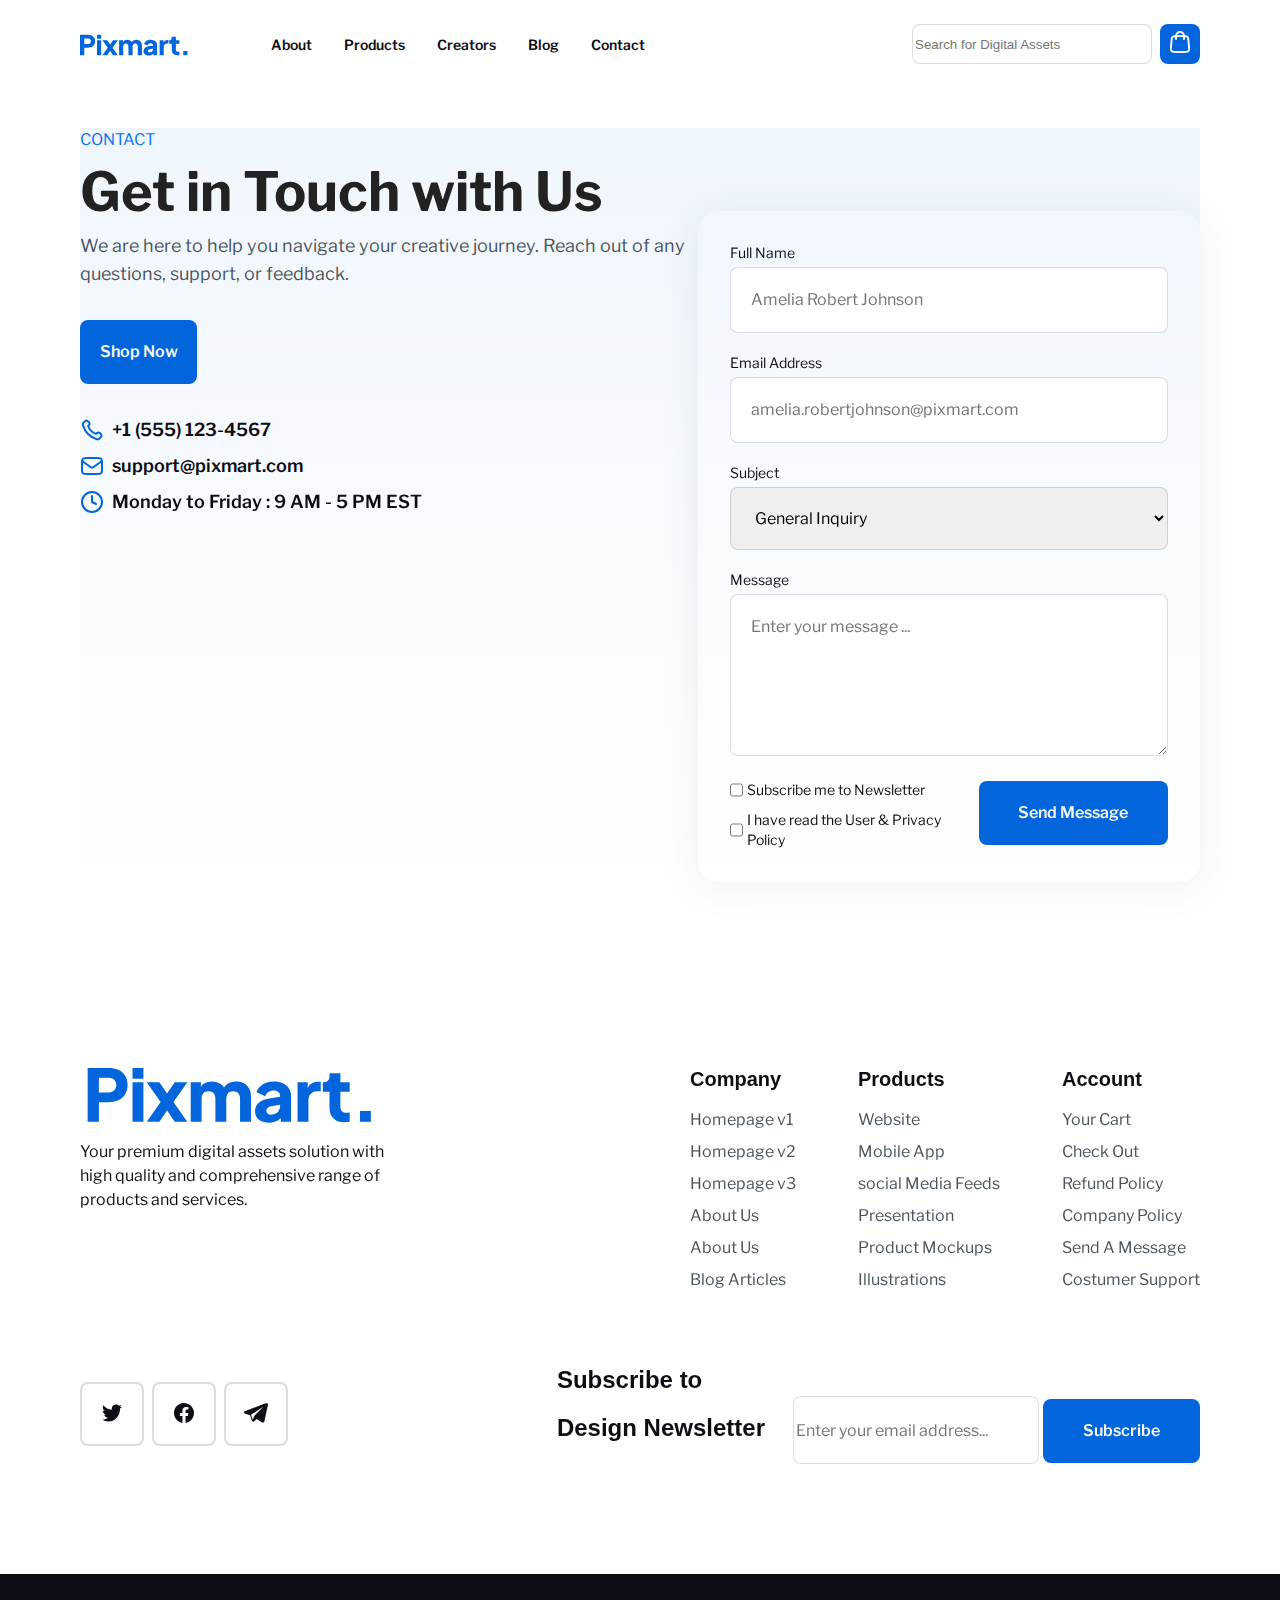
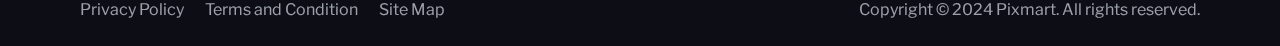
<file: contacts.html>
<!DOCTYPE html>
<html lang="en">
  <head>
    <meta charset="UTF-8" />
    <meta http-equiv="X-UA-Compatible" content="IE=edge" />
    <link rel="stylesheet" href="mystyle.css" />
    <link rel="preconnect" href="https://fonts.googleapis.com" />
    <link rel="preconnect" href="https://fonts.gstatic.com" crossorigin />
    <link href="https://fonts.googleapis.com/css2?family=Libre+Franklin:wght@400;500;600;700&family=Plus+Jakarta+Sans:wght@500;700&display=swap" rel="stylesheet" />
    <meta name="viewport" content="width=device-width, initial-scale=1.0" />
    <title>Pixmart</title>
  </head>

  <body>
    <header>
      <nav>
        <div class="nav-menu">
          <div class="header-logo">
            <a href="index.html"><img src="img/icons/pixmart-logo.svg" alt="img" /></a>
          </div>

          <ul class="nav-list">
            <li class="nav-item"><a href="#">About</a></li>
            <li class="nav-item"><a href="catalog.html">Products</a></li>
            <li class="nav-item"><a href="#">Creators</a></li>
            <li class="nav-item"><a href="blog.html">Blog</a></li>
            <li class="nav-item"><a href="contacts.html">Contact</a></li>
          </ul>
        </div>
        <div class="nav-buttons">
          <div class="search-form">
            <form class="search">
              <input type="search" placeholder="Search for Digital Assets" class="search-button" />
            </form>
          </div>

          <div class="shopping-cart">
            <a href="#"><img src="img/icons/buttons-symbols/shopping-bag.svg" alt="img" /></a>
          </div>
        </div>
      </nav>
    </header>

    <main class="contact">
      <div class="communications">
        <div class="section-type-title">
          <p>CONTACT</p>
        </div>

        <div class="section-title">
          <h2>Get in Touch with Us</h2>
        </div>

        <div class="our-help">
          <p>
            We are here to help you navigate your creative journey. Reach out of any<br />
            questions, support, or feedback.
          </p>
        </div>

        <button type="button" class="contact-shop">Shop Now</button>

        <div class="reach-out">
          <div class="through">
            <a href="tel:+15551234567"> <img src="img/icons/socials/phone.svg" alt="img" />+1 (555) 123-4567</a>
          </div>

          <div class="through">
            <a href="mailto:example@yourdomain.com"> <img src="img/icons/socials/mail-01.svg" alt="img" />support@pixmart.com</a>
          </div>

          <div class="through timer">
            <a href="https://www.timeanddate.com/worldclock/converter.html" target="_blank"> <img src="img/icons/clock.svg" alt="img" />Monday to Friday : 9 AM - 5 PM EST</a>
          </div>
        </div>

        <div class="map">
          <iframe src="https://www.google.com/maps/embed?pb=!1m18!1m12!1m3!1d28705.199014131245!2d-73.57913626995366!3d40.796798354689166!2m3!1f0!2f0!3f0!3m2!1i1024!2i768!4f13.1!3m3!1m2!1s0x89c286e540a98237%3A0x6a5b71f23a74346c!2sOld%20Westbury%2C%20NY%2C%20USA!5e0!3m2!1sen!2s!4v1736428946488!5m2!1sen!2s" width="618" height="314" style="border: 0" allowfullscreen="" loading="lazy" referrerpolicy="no-referrer-when-downgrade"> </iframe>
        </div>
      </div>

      <div class="get-in-touch">
        <form action="">
          <div class="label-to-input">
            <label for="full-name">Full Name</label>
            <input type="text" id="full-name" name="full-name" value="" placeholder="Amelia Robert Johnson" required />
          </div>

          <div class="label-to-input">
            <label for="email">Email Address</label>
            <input type="email" id="email" name="email" value="" placeholder="amelia.robertjohnson@pixmart.com" required />
          </div>

          <div class="label-to-input">
            <label for="subject">Subject</label>
            <select id="subject" name="subject" required>
              <option value="general" selected>General Inquiry</option>
              <option value="support">Support</option>
              <option value="feedback">Feedback</option>
              <option value="other">Other</option>
            </select>
          </div>

          <div class="label-to-input">
            <label for="message">Message</label>
            <textarea id="message" name="message" rows="5" placeholder="Enter your message ..." required></textarea>
          </div>

          <div class="send-message">
            <div class="checkbox-group">
              <div class="before-send">
                <input type="checkbox" id="newsletter" name="newsletter" />
                <label for="newsletter">Subscribe me to Newsletter</label>
              </div>

              <div class="before-send">
                <input type="checkbox" id="privacy-policy" name="privacy-policy" required />
                <label for="privacy-policy">I have read the User & Privacy Policy</label>
              </div>
            </div>

            <button type="submit">Send Message</button>
          </div>
        </form>
      </div>
    </main>

    <footer>
      <div class="top-footer-section">
        <div class="footer-logo-and-text">
          <img class="footer-logo" src="img/icons/pixmart-logo.svg" alt="img" />
          <p class="logo-text">
            Your premium digital assets solution with<br />
            high quality and comprehensive range of<br />
            products and services.
          </p>
        </div>

        <div class="footer-nav">
          <div class="footer-nav-menu">
            <p class="menu">Company</p>

            <div class="menu-contents">
              <ul>
                <li><a href="#">Homepage v1</a></li>
                <li><a href="#">Homepage v2</a></li>
                <li><a href="#">Homepage v3</a></li>
                <li><a href="#">About Us</a></li>
                <li><a href="#">About Us</a></li>
                <li><a href="#">Blog Articles</a></li>
              </ul>
            </div>
          </div>

          <div class="footer-nav-menu">
            <p class="menu">Products</p>

            <div class="menu-contents">
              <ul>
                <li><a href="#">Website</a></li>
                <li><a href="#">Mobile App</a></li>
                <li><a href="#">social Media Feeds</a></li>
                <li><a href="#">Presentation</a></li>
                <li><a href="#">Product Mockups</a></li>
                <li><a href="#">Illustrations</a></li>
              </ul>
            </div>
          </div>

          <div class="footer-nav-menu">
            <p class="menu">Account</p>

            <div class="menu-contents">
              <ul>
                <li><a href="#">Your Cart</a></li>
                <li><a href="#">Check Out</a></li>
                <li><a href="#">Refund Policy</a></li>
                <li><a href="#">Company Policy</a></li>
                <li><a href="#">Send A Message</a></li>
                <li><a href="#">Costumer Support</a></li>
              </ul>
            </div>
          </div>
        </div>
      </div>

      <div class="center-footer-section">
        <div class="social-buttons">
          <button type="button" class="socials">
            <img class="social-media" src="img/icons/socials/twitter.svg" alt="img" />
          </button>

          <button type="button" class="socials">
            <img class="social-media" src="img/icons/socials/facebook.svg" alt="img" />
          </button>

          <button type="button" class="socials">
            <img class="social-media" src="img/icons/socials/telegram.svg" alt="img" />
          </button>
        </div>

        <div class="newsletter">
          <form action="submit" method="post">
            <label for="email"
              >Subscribe to <br />
              Design Newsletter</label
            >
            <input type="email" name="email" placeholder="Enter your email address..." required />
            <button class="email-sub" type="submit">Subscribe</button>
          </form>
        </div>
      </div>

      <div class="bottom-footer-section">
        <div class="misc">
          <a href="#">Privacy Policy</a>
          <a href="#">Terms and Condition</a>
          <a href="#">Site Map</a>
        </div>

        <div class="copyright">
          <p>Copyright © 2024 Pixmart. All rights reserved.</p>
        </div>
      </div>
    </footer>
  </body>
</html>
</file>
<file: mystyle.css>
body {
  background-color: #ffffff;
  color: #0d0d15;
}

* {
  margin: unset;
}

button {
  cursor: pointer;
}

input {
  cursor: pointer;
}

header {
  margin: 24px 80px;
}

.header-logo {
  width: 107.43px;
  height: 20.77px;
}

ul,
li {
  list-style: none;
}

a {
  text-decoration: none;
  color: #0d0d15;
}

.nav-item {
  font-family: "libre franklin", Arial, sans-serif;
  font-weight: 600;
  font-size: 14px;
  padding: 6px 12px;
}

.search-button {
  width: 240px;
  height: 40px;
  border: 1px solid #1d36532b;
  border-radius: 8px;
}

.shopping-cart {
  background-color: #0265dc;
  width: 40px;
  height: 40px;
  border: 0px solid #0265dc;
  border-radius: 8px;
  display: flex;
  justify-content: center;
  align-items: center;
}

nav {
  display: flex;
  flex-direction: row;
  justify-content: space-between;
  align-items: center;
}

.nav-menu {
  display: flex;
  flex-direction: row;
  gap: 32px;
  align-items: center;
}

.nav-list {
  display: flex;
  flex-direction: row;
  justify-content: space-between;
  gap: 8px;
}

.nav-buttons {
  display: flex;
  flex-direction: row;
  gap: 8px;
}

h1 {
  font-family: "plus jakarta", Arial, sans-serif;
  font-size: 52px;
  font-weight: 700;
  line-height: 62px;
}

span {
  color: #0265dc;
}

.hero-section p {
  font-family: "plus jakarta", Arial, sans-serif;
  font-size: 20px;
  font-weight: 500;
  line-height: 28px;
  color: #2a3541d9;
}

.button-primary {
  font-family: "libre franklin", Arial, sans-serif;
  font-size: 18px;
  font-weight: 600;
  line-height: 28px;
  color: #f5f8fb;
  border: 0px solid #0265dc;
  border-radius: 8px;
  height: 64px;
  width: 151px;
  background-color: #0265dc;
}

.button-secondary {
  font-family: "libre franklin", Arial, sans-serif;
  font-size: 18px;
  font-weight: 600;
  line-height: 28px;
  color: #0d0d15;
  border: 0px solid #ffffff;
  border-radius: 8px;
  height: 64px;
  width: 235px;
  background-color: #ffffff;
}

.arrow {
  height: 20px;
  width: 20px;
}

.showcase {
  height: 544px;
  width: 624px;
}

.hero-buttons {
  display: flex;
  flex-direction: row;
  gap: 24px;
}

.hero-contents {
  display: flex;
  flex-direction: column;
  justify-content: space-between;
  gap: 32px;
}

.hero-section {
  height: 638px;
  display: flex;
  flex-direction: row;
  justify-content: space-between;
  align-items: center;
  padding: 47px 40px 47px 80px;
  background: linear-gradient(to right, rgba(240, 246, 253, 1), rgba(255, 255, 255, 1));
}

.product-card {
  height: 224px;
  width: 224px;
  border-radius: 20px;
  background-color: #f4f7fa;
}

.product-card img {
  height: 150px;
  width: 150px;
  padding: 37px;
}

.product-card-content p {
  font-family: "plus jakarta", Arial, sans-serif;
  font-size: 20px;
  font-weight: 500;
  line-height: 28px;
  color: #0d0d15;
}

.product-card {
  height: 224px;
  width: 224px;
  border-radius: 20px;
  background-color: #f4f7fa;
  display: flex;
  flex-direction: column;
  align-items: center;
  gap: 20px;
}

.product-card img {
  height: 150px;
  width: 150px;
}

.product-card-content {
  font-family: "plus jakarta", Arial, sans-serif;
  font-size: 20px;
  font-weight: 500;
  line-height: 28px;
  color: #0d0d15;
}

.products-section {
  display: flex;
  flex-direction: row;
  justify-content: space-between;
  gap: 32px;
  margin-left: 80px;
  margin-right: 112px;
}

.category-card {
  height: 180px;
  width: 220px;
  border-radius: 20px;
  background-color: #f4f7fa;
  display: flex;
  flex-direction: column;
  align-items: flex-start;
  gap: 16px;
}

#blue-cate-card {
  color: #f8f7ff;
  background-color: #0265dc;
}

.rectangle-bottom {
  height: 60px;
  width: 220px;
  border-radius: 20px 20px 0 0;
  background: linear-gradient(to bottom, #f0f6fd, #ffffff00);
}

.rectangle-top {
  height: 60px;
  width: 220px;
  border-radius: 0 0 20px 20px;
  background: linear-gradient(to top, #f0f6fd, #ffffff00);
}

.category-card img {
  height: 48px;
  width: 48px;
  padding-left: 24px;
  padding-top: 24px;
}

.tools-name {
  font-family: "plus jakarta", Arial, sans-serif;
  font-size: 28px;
  font-weight: 700;
  line-height: 36px;
  padding-bottom: 8px;
  padding-left: 24px;
}

.tools-info {
  font-family: "libre franklin", Arial, sans-serif;
  font-size: 16px;
  font-weight: 400;
  line-height: 24px;
  padding-left: 24px;
}

.categories-left {
  display: flex;
  flex-direction: column;
  gap: 20px;
}

.categories-right {
  display: flex;
  flex-direction: column;
  gap: 20px;
}

.category-items {
  display: flex;
  flex-direction: row;
  gap: 20px;
}

.section-type-title {
  font-family: "libre franklin", Arial, sans-serif;
  font-size: 16px;
  font-weight: 400;
  line-height: 24px;
  color: #0f73f6;
}

.section-title {
  font-family: "libre franklin", Arial, sans-serif;
  font-size: 36px;
  font-weight: 700;
  line-height: 48px;
  color: #222222;
}

.categories-description {
  font-family: "libre franklin", Arial, sans-serif;
  font-size: 18px;
  font-weight: 400;
  line-height: 28px;
  opacity: 70%;
  padding-bottom: 16px;
}

.category-header {
  display: flex;
  flex-direction: column;
  justify-content: space-between;
  gap: 16px;
  align-items: flex-start;
}

.categories-section {
  display: flex;
  flex-direction: row;
  justify-content: space-between;
  align-items: center;
  margin: 0 80px;
}

.trending-buttons button {
  height: 64px;
  width: 64px;
  border: 2px solid #1d36532b;
  border-radius: 8px;
  background-color: #fff;
}

.trending-buttons img {
  height: 24px;
  width: 24px;
}

.trending-buttons {
  display: flex;
  flex-direction: row;
  gap: 12px;
}

.trending-header {
  display: flex;
  flex-direction: column;
  gap: 16px;
}

.trending-section-nav {
  display: flex;
  flex-direction: row;
  align-items: flex-end;
  justify-content: space-between;
}

.popular-product-card img {
  height: 272px;
  width: 305px;
  border-radius: 20px;
  padding-bottom: 8px;
}

.product-name {
  font-family: "plus jakarta", Arial, sans-serif;
  font-size: 28px;
  font-weight: 700;
  line-height: 36px;
  padding-bottom: 4px;
}

.product-price {
  font-family: "libre franklin", Arial, sans-serif;
  font-size: 16px;
  font-weight: 400;
  height: 24px;
  padding: 8px 2px 8px 0;
  color: #0265dc;
}

.product-description {
  font-family: "libre franklin", Arial, sans-serif;
  font-size: 16px;
  font-weight: 400;
  line-height: 24px;
  color: #2a3541b2;
}

.product-name-and-price {
  width: 100%;
  display: flex;
  flex-direction: row;
  align-items: center;
  justify-content: space-between;
}

.popular-product-card {
  display: flex;
  flex-direction: column;
  align-items: flex-start;
  gap: 8px;
}

.popular-product-card {
  position: relative;
}

.popular-product-card img {
  width: 100%;
  height: auto;
  display: block;
  transition: opacity 0.3s ease;
}

.go-to-product-btn {
  position: absolute;
  top: 50%;
  left: 50%;
  transform: translate(-50%, -50%);
  height: 64px;
  width: 273px;
  border: 0 solid #0265DC;
  border-radius: 8px;
  background-color: #0265DC;
  font-family: "libre franklin", Arial, sans-serif;
  font-size: 18px;
  font-weight: 600;
  line-height: 28px;
  color: #F5F8FB;
  opacity: 0;
  pointer-events: none;
  transition: opacity 0.3s ease;
}

.popular-product-card:hover .go-to-product-btn {
  opacity: 1;
  pointer-events: auto;
}

.popular-product-card:hover img {
  opacity: 0.66;
}

.popular-products {
  display: flex;
  flex-direction: row;
  justify-content: space-between;
  gap: 16px;
}

.trending-section {
  display: flex;
  flex-direction: column;
  gap: 48px;
  margin: 0 80px;
}

.pricing-header {
  display: flex;
  flex-direction: column;
  gap: 16px;
  text-align: center;
}

.membership-name {
  font-family: "plus jakarta", Arial, sans-serif;
  font-size: 20px;
  font-weight: 700;
  line-height: 26px;
  color: #0d0d15;
}

.price-per-month h2 {
  font-family: "plus jakarta", Arial, sans-serif;
  font-size: 36px;
  font-weight: 700;
  line-height: 48px;
  color: #0d0d15;
}

.month {
  font-family: "libre franklin", Arial, sans-serif;
  font-size: 16px;
  font-weight: 400;
  line-height: 24px;
  color: #0d0d15;
  opacity: 0.5;
}

.benefit {
  font-family: "libre franklin", Arial, sans-serif;
  font-size: 16px;
  font-weight: 400;
  line-height: 24px;
  display: flex;
  flex-direction: row;
  align-items: center;
  gap: 16px;
}

.price-per-month {
  padding-top: 16px;
  padding-bottom: 32px;
  display: flex;
  flex-direction: row;
  align-items: baseline;
  gap: 4px;
}

.membership-content {
  display: flex;
  flex-direction: column;
  gap: 16px;
}

#best-seller-membership {
  margin-bottom: 32px;
  border: 2px solid #0265dc;
  padding-top: 0;
}

.sticker {
  height: 40px;
  width: 173px;
  background-color: blue;
  border-radius: 0 20px;
  margin-left: 195px;
}

.sticker h5 {
  font-family: "plus jakarta", Arial, sans-serif;
  font-size: 20px;
  font-weight: 700;
  line-height: 26px;
  padding: 7px 24px;
  white-space: nowrap;
}

.membership-sub-button {
  font-family: "libre franklin", Arial, sans-serif;
  font-size: 18px;
  font-weight: 600;
  line-height: 28px;
  height: 64px;
  width: 352px;
  border: 2px solid #1d36532b;
  border-radius: 8px;
  background-color: transparent;
}

.membership {
  height: 474px;
  width: 416px;
  min-width: 272px;
  border-radius: 20px;
  box-shadow: 0 4px 40px 0 rgba(29, 57, 95, 0.08);
  display: flex;
  flex-direction: column;
  padding: 32px;
  gap: 40px;
}

.subscription-plans {
  display: flex;
  flex-direction: row;
  justify-content: space-between;
  align-items: end;
  gap: 16px;
  margin: 0 80px;
}

.pricing-section {
  display: flex;
  flex-direction: column;
  gap: 48px;
}

.ask-question {
  font-family: "libre franklin", Arial, sans-serif;
  font-size: 18px;
  font-weight: 600;
  line-height: 28px;
  height: 64px;
  width: 223px;
  border: 2px solid #1d36532b;
  border-radius: 8px;
  background-color: transparent;
  margin-top: 16px;
}

.faq-header {
  display: flex;
  flex-direction: column;
  gap: 16px;
}

.faq-card {
  height: 80px;
  width: 620px;
  border-radius: 10px;
  box-shadow: 0 4px 40px 0 #1d395f14;
}

.question {
  font-family: "plus jakarta", Arial, sans-serif;
  font-size: 20px;
  font-weight: 700;
  line-height: 26px;
}

.expand-collaps {
  height: 32px;
  width: 32px;
  border: 2px solid #1d36532b;
  border-radius: 8px;
}

.faq-card-header {
  display: flex;
  flex-direction: row;
  justify-content: space-between;
  align-items: center;
  padding: 24px;
}

.faqs-answer {
  font-family: "libre franklin", Arial, sans-serif;
  font-size: 16px;
  font-weight: 400;
  line-height: 24px;
  padding: 0 24px;
}

#selected-faq {
  height: 192px;
  border: 2px solid #0265dc;
  display: flex;
  flex-direction: column;
  gap: 16px;
}

#selected-faq .faq-card-header {
  padding: 24px 24px 0 24px;
}

.common-questions {
  display: flex;
  flex-direction: column;
  gap: 16px;
}

.faq-section {
  position: relative;
  display: flex;
  flex-direction: row;
  justify-content: space-between;
  align-items: center;
  padding: 0 80px;
}

.faq-section {
  position: relative;
}

.faq-section::before {
  content: "";
  position: absolute;
  top: 164px;
  left: 412px;
  width: 689px;
  height: 498px;
  background: radial-gradient(circle, rgba(15, 115, 246, 0.1) 0%, rgba(15, 115, 246, 0.1) 10%);
  filter: blur(200px);
  z-index: -1;
  pointer-events: none;
}


.blog-header {
  display: flex;
  flex-direction: row;
  justify-content: space-between;
  align-items: center;
}

.big-post img {
  height: 702px;
  width: 624px;
  border-radius: 20px;
}

.small-post img {
  height: 289px;
  width: 624px;
  border-radius: 20px;
}

.blog-card {
  display: flex;
  flex-direction: column;
  gap: 24px;
}

.blog-card-content a {
  font-family: "plus jakarta", Arial, sans-serif;
  font-size: 28px;
  font-weight: 700;
  line-height: 36px;
}

.blog-card-content p {
  font-family: "libre franklin", Arial, sans-serif;
  font-size: 16px;
  font-weight: 400;
  line-height: 24px;
  color: #2a3541b2;
  padding-top: 8px;
}

.small-post {
  display: flex;
  flex-direction: column;
  gap: 32px;
}

.blog-posts {
  display: flex;
  flex-direction: row;
  justify-content: space-between;
  align-items: center;
}

.section-type-title a {
  font-family: "libre franklin", Arial, sans-serif;
  font-size: 16px;
  font-weight: 400;
  line-height: 24px;
  color: #0f73f6;
}

.blog-section {
  display: flex;
  flex-direction: column;
  gap: 48px;
  padding: 0 80px;
}

.footer-logo-and-text {
  display: flex;
  flex-direction: column;
  gap: 16px;
}

.footer-logo {
  height: 58px;
  width: 300px;
}

.logo-text {
  font-family: "libre franklin", Arial, sans-serif;
  font-size: 16px;
  font-weight: 400;
  line-height: 24px;
}

.menu {
  font-family: "plus jakarta", Arial, sans-serif;
  font-size: 20px;
  font-weight: 700;
  line-height: 26px;
  padding-left: 40px;
}

.menu-contents a {
  font-family: "libre franklin", Arial, sans-serif;
  font-size: 16px;
  font-weight: 400;
  line-height: 24px;
  color: #2a3541d9;
}

.footer-nav-menu {
  display: flex;
  flex-direction: column;
  gap: 16px;
  align-items: flex-start;
}

.menu-contents ul {
  display: flex;
  flex-direction: column;
  justify-content: space-between;
  gap: 8px;
}

.footer-nav {
  display: flex;
  flex-direction: row;
  gap: 22px;
}

.social-media {
  height: 24px;
  width: 24px;
}

.socials {
  height: 64px;
  width: 64px;
  border: 2px solid #1d36532b;
  border-radius: 8px;
  background-color: transparent;
}

.social-buttons {
  display: flex;
  flex-direction: row;
  gap: 8px;
}

.newsletter label {
  font-family: "plus jakarta", Arial, sans-serif;
  font-size: 24px;
  font-weight: 700;
  line-height: 32px;
}

.newsletter input {
  height: 64px;
  width: 240px;
  border: 1px solid #1d36532b;
  border-radius: 8px;
  margin-left: 24px;
  font-family: "libre franklin", Arial, sans-serif;
  font-size: 16px;
  font-weight: 400;
  line-height: 24px;
}

.email-sub {
  height: 64px;
  width: 157px;
  border-radius: 8px;
  border: 0;
  background-color: #0265dc;
  font-family: "libre franklin", Arial, sans-serif;
  font-size: 16px;
  font-weight: 600;
  line-height: 24px;
  color: #f5f8fb;
}

.newsletter {
  display: flex;
  flex-direction: row;
}

.top-footer-section {
  display: flex;
  flex-direction: row;
  justify-content: space-between;
  align-items: flex-start;
  margin-top: 184px;
  padding: 0 80px;
}

.center-footer-section {
  display: flex;
  flex-direction: row;
  justify-content: space-between;
  align-items: center;
  margin-top: 72px;
  margin-bottom: 80px;
  padding: 0 80px;
}

.bottom-footer-section {
  background-color: #0d0d15;
  height: 72px;
  font-family: "libre franklin", Arial, sans-serif;
  font-size: 16px;
  font-weight: 400;
  line-height: 24px;
  color: #e7eef7a8;
  display: flex;
  flex-direction: row;
  justify-content: space-between;
  align-items: center;
  margin-top: 110px;
  padding: 0 80px;
}

.misc {
  display: flex;
  flex-direction: row;
  gap: 21px;
}

.misc a {
  color: #e7eef7a8;
}

.home-page {
  display: flex;
  flex-direction: column;
  gap: 120px;
}

.catalog-intro {
  margin: 64px 80px 100px 80px;
}




.filter-name {
  font-family: "plus jakarta", Arial, sans-serif;
  font-size: 24px;
  font-weight: 700;
  line-height: 32px;
}

.filter {
  display: flex;
  flex-direction: row;
  gap: 9px;
  padding-left: 5px;
  border-radius: 4px;
  font-family: "libre franklin", Arial, sans-serif;
  font-size: 14px;
  font-weight: 400;
  line-height: 20px;
  color: #0d0d15;
}

.filters-list {
  display: flex;
  flex-direction: column;
  gap: 12px;
  padding: 0;
}

.filters-card {
  display: flex;
  flex-direction: column;
  gap: 24px;
  align-items: flex-start;
}

.toggle-item {
  display: flex;
  align-items: center;
  margin-bottom: 10px;
}

.toggle-checkbox {
  display: none;
}

.toggle-label {
  display: inline-block;
  width: 40px;
  height: 20px;
  background: #ccc;
  border-radius: 20px;
  position: relative;
  transition: background 0.3s ease;
}

.toggle-label::before {
  content: "";
  position: absolute;
  top: 2px;
  left: 2px;
  width: 16px;
  height: 16px;
  background: #ffffff;
  border-radius: 50%;
  transition: transform 0.3s ease;
}

.toggle-checkbox:checked+.toggle-label {
  background: #0265dc;
}

.toggle-checkbox:checked+.toggle-label::before {
  transform: translateX(20px);
}

.toggle-text {
  margin-left: 10px;
  color: #0d0d15;
}

.toggle-switch {
  padding: unset;
}

.price-filter {
  font-family: Arial, sans-serif;
  max-width: 300px;
  margin-top: 6px;
}

.price-filter h2 {
  font-size: 18px;
  font-weight: bold;
  margin-bottom: 10px;
}

.slider-container {
  position: relative;
  width: 100%;
  height: 6px;
}

.price-slider {
  position: absolute;
  width: 100%;
  height: 6px;
  appearance: none;
  background: none;
  pointer-events: none;
  z-index: 2;
}

.price-slider::-webkit-slider-thumb {
  appearance: none;
  width: 16px;
  height: 16px;
  background: #007aff;
  border-radius: 50%;
  cursor: pointer;
  pointer-events: auto;
}

.price-slider::-moz-range-thumb {
  width: 16px;
  height: 16px;
  background: #007aff;
  border-radius: 50%;
  cursor: pointer;
}

.slider-track {
  position: absolute;
  width: 100%;
  height: 6px;
  background: #d4d8dd;
  border-radius: 3px;
  z-index: 1;
}

.price-labels {
  display: flex;
  justify-content: space-between;
  margin-top: 8px;
  font-size: 14px;
  color: #333;
}

.slider-filter {
  display: flex;
  flex-direction: column;
  gap: 24px;
}

.slider-price {
  color: #0d0d15;
}

.reset-filters {
  height: 40px;
  width: 217px;
  border: 2px solid #1d36532b;
  border-radius: 8px;
  background-color: transparent;
  font-family: "libre franklin", Arial, sans-serif;
  font-size: 16px;
  font-weight: 600;
  line-height: 24px;
  display: flex;
  flex-direction: row;
  gap: 8px;
  justify-content: center;
  padding: 8px 0;
}

.side-filter-section {
  display: flex;
  flex-direction: column;
  gap: 40px;
}

.product {
  height: 260px;
  width: 302px;
  border-radius: 20px;
  padding-bottom: 8px;
}

.catalog-product-card h5 {
  font-family: "plus jakarta", Arial, sans-serif;
  font-size: 20px;
  font-weight: 700;
  line-height: 26px;
}

.catalog-product-card p {
  font-family: "libre franklin", Arial, sans-serif;
  font-size: 16px;
  font-weight: 400;
  line-height: 24px;
  color: #2a3541d9;
}

.favourite {
  height: 40px;
  width: 40px;
  border: 2px solid #2735448c;
  border-radius: 8px;
  background-color: transparent;
}

.add-to-cart {
  height: 40px;
  width: 40px;
  border: 0px solid #0265dc;
  border-radius: 8px;
  background-color: #0265dc;
}

.product-buttons img {
  height: 24px;
  width: 24px;
}

.product-buttons {
  display: flex;
  flex-direction: row;
  gap: 8px;
}

.price-buy-fav {
  display: flex;
  flex-direction: row;
  align-items: center;
  justify-content: space-between;
}

.catalog-product-card {
  display: flex;
  flex-direction: column;
  justify-content: space-between;
  gap: 12px;
  max-width: 302px;
}

.grid-catalog {
  position: relative;
  display: grid;
  grid-template-columns: repeat(3, 302px);
  grid-template-rows: repeat(4, auto);
  gap: 32px;
}

.grid-catalog::after {
  content: "";
  position: absolute;
  bottom: 0;
  left: 0;
  width: 100%;
  height: 52px;
  background: linear-gradient(to top, rgba(255, 255, 255, 1), rgba(255, 255, 255, 0.5));
  pointer-events: none;
  z-index: 10;
}


.product-image-wrapper {
  position: relative;
}

.product-status {
  position: absolute;
  top: 16px;
  left: 16px;
  z-index: 10;
  display: flex;
  align-items: center;
  justify-content: center;
  padding: 0 12px;
  font-family: "libre franklin", Arial, sans-serif;
  font-size: 16px;
  font-weight: 500;
  line-height: 24px;
  color: white;
  height: 40px;
  border-radius: 100px;
}

.product-status.sold {
  width: 114px;
  color: #2A3541B2;
  background-color: #fff;
}

.product-status.new {
  width: 72px;
  background-color: #007772;
}

.product-status.popular {
  width: 111px;
  background-color: #0265dc;
}

.catalog-product-card.sold {
  pointer-events: none;
}

.catalog-product-card.sold * {
  opacity: 0.6;
}

.catalog-product-card.sold .product {
  opacity: 1;
}

.catalog-product-card.sold .cost {
  visibility: hidden;
  opacity: 0.6;
}

.catalog-product-card.sold .cost::before {
  content: "€00.00";
  visibility: visible;
  opacity: 1;
}

.catalog-product-card.sold .product-buttons {
  display: none;
}

.product-status {
  opacity: 1;
}

.catalog-fade {
  width: 1039px;
  background: linear-gradient(to top, rgba(255, 255, 255, 1), rgba(255, 255, 255, 1) 50px);
}

.load-more-catalog {
  height: 64px;
  width: 156px;
  background-color: transparent;
  border: 2px solid #1d36532b;
  border-radius: 8px;
  font-family: "libre franklin", Arial, sans-serif;
  font-size: 18px;
  font-weight: 600;
  line-height: 28px;
  margin: 0 441.5px;
}

.sorting button {
  font-family: "libre franklin", Arial, sans-serif;
  font-size: 16px;
  font-weight: 600;
  line-height: 24px;
  border: 1px solid #1d36532b;
  border-radius: 8px;
}

.best-seller-sort {
  display: flex;
  flex-direction: row;
  align-items: center;
  background-color: transparent;
  gap: 11px;
  padding: 8px 17px 8px 20px;
}

.items-shown button {
  height: 40px;
  width: 40px;
  border-radius: 8px;
}

.album-layout {
  border: 0px solid #0265dc;
  background-color: #0265dc;
}

.listings-layout {
  border: 1px solid #1d36532b;
  background-color: transparent;
}

.result-layout {
  display: flex;
  flex-direction: row;
  gap: 8px;
}

.result-layout button{
  display: flex;
  justify-content: center;
  align-items: center;
}

.items-shown {
  display: flex;
  flex-direction: row;
  gap: 24px;
  align-items: center;
}

.items-shown p {
  font-family: "libre franklin", Arial, sans-serif;
  font-size: 16px;
  font-weight: 600;
  line-height: 24px;
}

.sorting {
  display: flex;
  flex-direction: row;
  align-items: center;
  justify-content: space-between;
  max-width: 970px;
}

.ui-kit img {
  height: 16px;
  width: 16px;
}

.ui-kit {
  height: 32px;
  width: 85px;
  font-family: "libre franklin", Arial, sans-serif;
  font-size: 16px;
  font-weight: 600;
  line-height: 24px;
  background-color: transparent;
  border: 1px solid #1d36532b;
  border-radius: 8px;
  display: flex;
  flex-direction: row;
  align-items: center;
  gap: 8px;
}

.applied-filters {
  display: flex;
  flex-direction: row;
  gap: 8px;
}

.catalog-sorting {
  display: flex;
  flex-direction: column;
  gap: 24px;
}

.catalog {
  display: flex;
  flex-direction: column;
  gap: 48px;
}

.catalog-page {
  display: flex;
  flex-direction: row;
  justify-content: space-between;
  padding: 0 80px;
  margin-bottom: 120px;
}

.typo-sticker {
  height: 40px;
  width: 146px;
  background-color: #0265dc;
  border-radius: 100px;
}

.typo-sticker p {
  color: white;
  font-family: "libre franklin", Arial, sans-serif;
  font-size: 16px;
  font-weight: 500;
  line-height: 24px;
  padding: 8px 16px;
}

.blog-title {
  font-family: "plus jakarta", Arial, sans-serif;
  font-size: 52px;
  font-weight: 700;
  line-height: 62px;
  margin-top: 24px;
  margin-bottom: 64px;
}

.blog-intro {
  display: flex;
  flex-direction: column;
  margin-top: 64px;
}

.blog-title-image {
  height: 414px;
  width: 1280px;
}

.author-name {
  font-family: "plus jakarta", Arial, sans-serif;
  font-size: 20px;
  font-weight: 700;
  line-height: 26px;
}

.author-date {
  font-family: "libre franklin", Arial, sans-serif;
  font-size: 16px;
  font-weight: 400;
  line-height: 24px;
  color: #222222;
  opacity: 50%;
}

.author-details {
  display: flex;
  flex-direction: column;
}

.author {
  display: flex;
  flex-direction: row;
  align-items: center;
  gap: 16px;
}

ul.blog-categories-list {
  list-style-type: disc;
}

ul.blog-categories-list li {
  list-style: inherit;
}

ul.blog-categories-list li::marker {
  color: #0265dc;
}

.blog-categories-list {
  padding-left: 17px;
  display: flex;
  flex-direction: column;
  gap: 8px;
}

.blog-categories li a {
  font-family: "libre franklin", Arial, sans-serif;
  font-size: 16px;
  font-weight: 400;
  line-height: 24px;
  color: #2a3541d9;
}

.blog-categories h4 {
  font-family: "plus jakarta", Arial, sans-serif;
  font-size: 24px;
  font-weight: 700;
  line-height: 32px;
}

.blog-categories {
  display: flex;
  flex-direction: column;
  gap: 24px;
}

ul.blog-categories-list li:hover {
  transform: translateX(16px);
}

ul.blog-categories-list li a:hover {
  font-weight: 600;
  color: #0d0d15;
}

.latest-articles h4 {
  font-family: "plus jakarta", Arial, sans-serif;
  font-size: 24px;
  font-weight: 700;
  line-height: 32px;
}

.article-name {
  font-family: "plus jakarta", Arial, sans-serif;
  font-size: 20px;
  font-weight: 700;
  line-height: 26px;
}

.article-date {
  font-family: "libre franklin", Arial, sans-serif;
  font-size: 16px;
  font-weight: 400;
  line-height: 24px;
  color: #2a3541d9;
}

.latest-article {
  display: flex;
  flex-direction: column;
  gap: 12px;
  margin-bottom: 24px;
}

.latest-articles {
  display: flex;
  flex-direction: column;
  gap: 24px;
}

.blogpage-aside {
  display: flex;
  flex-direction: column;
  gap: 80px;
}

.article-point {
  font-family: "plus jakarta", Arial, sans-serif;
  font-size: 24px;
  font-weight: 700;
  line-height: 32px;
}

.article-content {
  font-family: "libre franklin", Arial, sans-serif;
  font-size: 18px;
  font-weight: 400;
  line-height: 28px;
  color: #2a3541d9;
}

.example {
  height: 462px;
  width: 980px;
  border-radius: 20px;
}

.article-example p {
  font-family: "libre franklin", Arial, sans-serif;
  font-size: 16px;
  font-weight: 400;
  line-height: 24px;
  color: #222222;
  opacity: 70%;
}

.get-this-asset {
  font-family: "libre franklin", Arial, sans-serif;
  font-size: 16px;
  font-weight: 400;
  line-height: 24px;
  color: #0265dc;
}

.usage-typography {
  display: flex;
  flex-direction: row;
  justify-content: space-between;
  align-items: center;
  max-width: 980px;
}

.article-example {
  display: flex;
  flex-direction: column;
  gap: 14px;
}

.double-quote {
  height: 64px;
  width: 64px;
}

.last-article {
  display: flex;
  flex-direction: row;
  gap: 16px;
}

.main-article {
  display: flex;
  flex-direction: column;
  gap: 32px;
}

.blog-article {
  display: flex;
  flex-direction: row;
  justify-content: space-between;
  max-width: 1280px;
  margin-top: 48px;
}

.related-articles {
  position: relative;
  display: flex;
  flex-direction: column;
  align-items: center;
  justify-content: center;
  gap: 32px;
  padding: 0 24px 40px 24px;
  margin: 120px 0;
  background-color: #f0f6fd;
}

.related-header {
  display: flex;
  justify-content: space-between;
  align-items: center;
  width: 100%;
  max-width: 1280px;
}

.related-header h2 {
  font-family: "plus jakarta", Arial, sans-serif;
  font-size: 24px;
  font-weight: 700;
  color: #2a3541;
}

.explore-all-articles {
  display: flex;
  align-items: center;
  gap: 8px;
}

.explore-all-articles a {
  font-family: "sf pro", Arial, sans-serif;
  font-size: 16px;
  font-weight: 590;
  color: #0265dc;
  text-decoration: none;
}

.article-cards {
  display: flex;
  justify-content: space-between;
  align-items: flex-start;
  gap: 24px;
  width: 100%;
  max-width: 1280px;
}

.article-card {
  background-color: #ffffff;
  border-radius: 20px;
  display: flex;
  flex-direction: column;
  align-items: center;
  gap: 16px;
  padding: 20px;
  width: 100%;
  max-width: 410px;
  box-shadow: 0 4px 10px rgba(0, 0, 0, 0.1);
}

.article-card img {
  border-radius: 12px;
  width: 100%;
  height: auto;
}

.article-card-content {
  display: flex;
  flex-direction: column;
  align-items: flex-start;
  gap: 8px;
}

.article-card-content h5 {
  font-family: "plus jakarta", Arial, sans-serif;
  font-size: 18px;
  font-weight: 700;
  color: #2a3541;
}

.article-card-content p {
  font-family: "libre franklin", Arial, sans-serif;
  font-size: 14px;
  font-weight: 400;
  color: #2a3541d9;
}

.blog-page {
  display: flex;
  flex-direction: column;
  justify-content: center;
  align-items: center;
  background: linear-gradient(to bottom, rgba(240, 246, 253, 1), rgba(255, 255, 255, 0));
}

.our-help {
  font-family: "libre franklin", Arial, sans-serif;
  font-size: 18px;
  font-weight: 400;
  line-height: 28px;
  color: #2a3541d9;
}

.contact-shop {
  height: 64px;
  width: 117px;
  background-color: #0265dc;
  border: 0 solid #0265dc;
  border-radius: 8px;
  font-family: "libre franklin", Arial, sans-serif;
  font-size: 16px;
  font-weight: 600;
  line-height: 24px;
  color: #f5f8fb;
  margin: 16px 0;
}

.through a {
  font-family: "libre franklin", Arial, sans-serif;
  font-size: 18px;
  font-weight: 600;
  line-height: 28px;
  display: flex;
  flex-direction: row;
  gap: 8px;
  align-items: center;
}

.reach-out {
  display: flex;
  flex-direction: column;
  gap: 8px;
}

.map {
  margin-top: 32px;
}

iframe {
  border-radius: 20px;
}

.communications {
  display: flex;
  flex-direction: column;
  gap: 16px;
}

.get-in-touch {
  width: 622px;
  box-shadow: 0 4px 40px 0 rgba(29, 57, 95, 0.08);
  border-radius: 20px;
  padding: 32px;
}

.get-in-touch label {
  font-family: "libre franklin", Arial, sans-serif;
  font-size: 14px;
  font-weight: 400;
  line-height: 20px;
}

.label-to-input {
  display: flex;
  flex-direction: column;
  gap: 4px;
}

.before-send {
  display: flex;
  flex-direction: row;
  align-content: center;
  gap: 4px;
  margin-top: 4px;
}

.checkbox-group {
  display: flex;
  flex-direction: column;
  gap: 6px;
}

.get-in-touch button {
  height: 64px;
  width: 192px;
  border: 0 solid #0265dc;
  background-color: #0265dc;
  border-radius: 8px;
  font-family: "libre franklin", Arial, sans-serif;
  font-size: 16px;
  font-weight: 600;
  line-height: 24px;
  color: #f5f8fb;
}

.send-message {
  display: flex;
  flex-direction: row;
  align-items: center;
  justify-content: space-between;
}

.label-to-input input,
select,
textarea {
  border: 1px solid #1d36532b;
  border-radius: 8px;
  padding: 20px;
  font-family: "libre franklin", Arial, sans-serif;
  font-size: 16px;
  font-weight: 400;
  line-height: 24px;
}

textarea {
  resize: vertical;
}

.get-in-touch form {
  display: flex;
  flex-direction: column;
  gap: 20px;
}

.contact {
  display: flex;
  flex-direction: row;
  justify-content: space-between;
  align-items: flex-end;
  margin: 64px 80px 120px 80px;
  background: linear-gradient(to bottom, rgba(240, 246, 253, 1), rgba(255, 255, 255, 0));
}

.reach-out .through.timer a {
  font-family: "libre franklin", Arial, sans-serif;
  font-size: 18px;
  font-weight: 600;
  line-height: 28px;
  display: flex;
  flex-direction: row;
  gap: 8px;
  align-items: center;
  position: relative;
}

.reach-out .through.timer a::after {
  content: "Convert our working hours to your time zone and never miss out on support!";
  display: none;
  position: absolute;
  top: 100%;
  left: 0;
  margin-top: 5px;
  padding: 12px;
  background-color: #0265dc;
  color: white;
  font-size: 18px;
  font-family: "libre franklin", Arial, sans-serif;
  font-weight: 600;
  line-height: 1.4;
  width: 280px;
  border-radius: 8px;
  box-shadow: 0px 4px 10px rgba(0, 0, 0, 0.1);
  text-align: left;
  z-index: 10;
  opacity: 0;
  transition: opacity 0.3s ease;
}

.reach-out .through.timer a:hover::after {
  display: block;
  opacity: 1;
}
</file>
